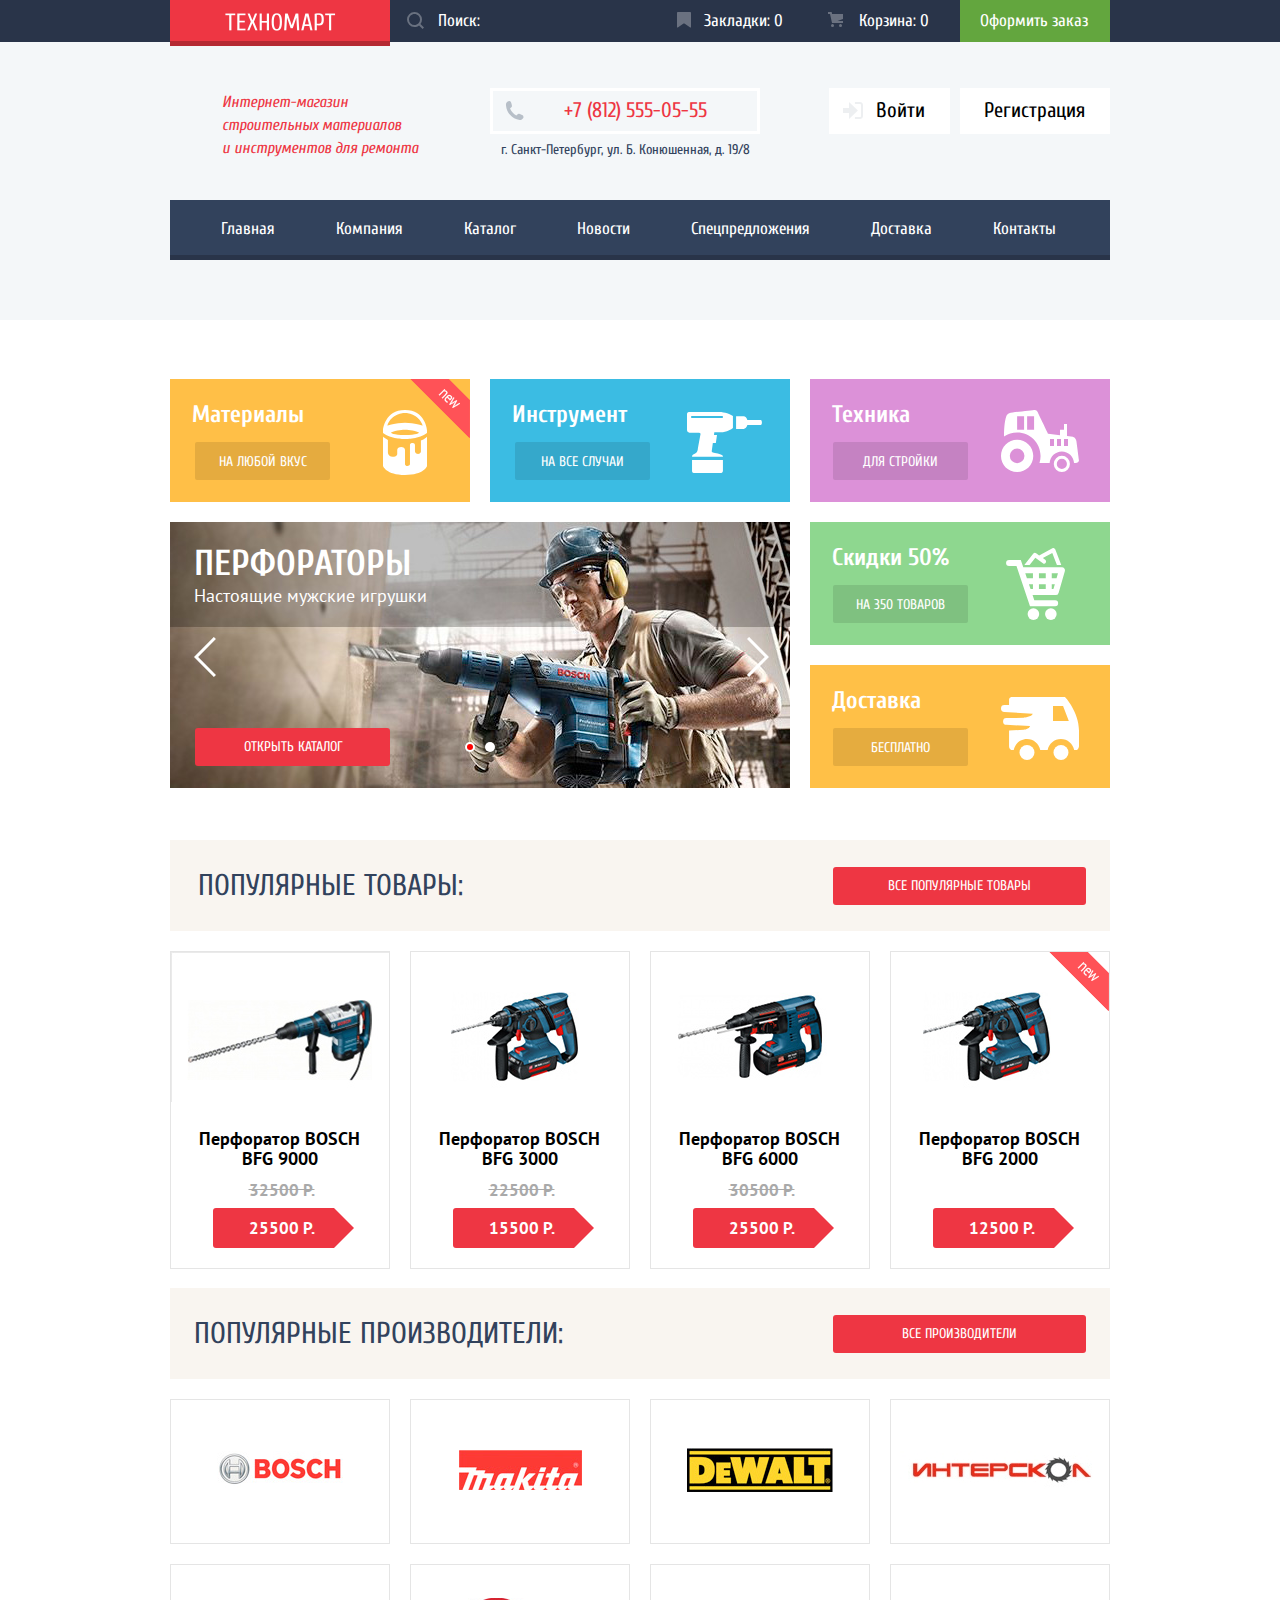
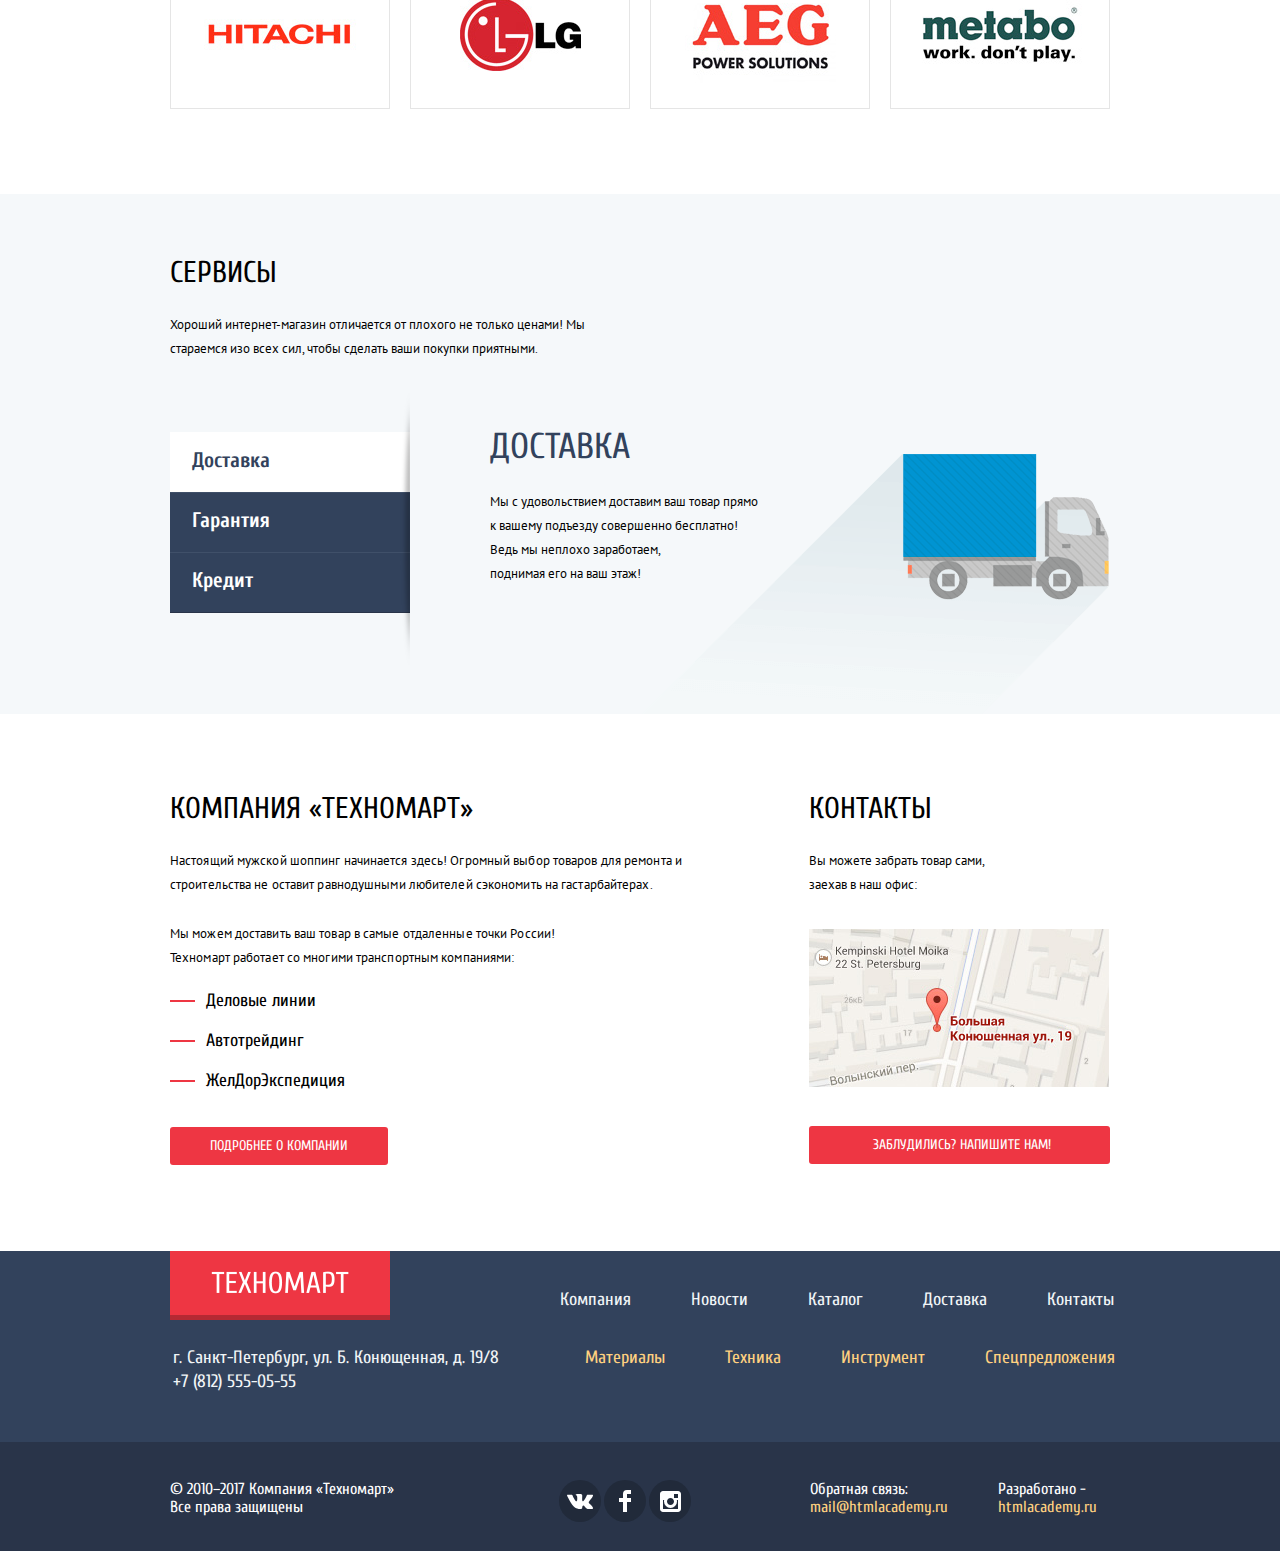
<file: index.html>
<!DOCTYPE html>
<html lang="ru">

<head>
    <meta charset="utf-8">
    <meta name="format-detection" content="telephone=no">
    <title>HTML Academy: Техномарт</title>
    <link href="https://fonts.googleapis.com/css?family=PT+Sans:400,400i,700,700i&amp;subset=cyrillic" rel="stylesheet">
    <link href="https://fonts.googleapis.com/css?family=Cuprum:400,400i,700,700i&amp;subset=cyrillic" rel="stylesheet">
    <link href="css/normalize.min.css" rel="stylesheet">
    <link href="css/style.min.css" rel="stylesheet">
</head>

<body>
    <header class="main-header">
        <div class="control-wrapper">
            <div class="container">
                <h1 class="visually-hidden">Магазин инструментов "Техномарт"</h1>
                <div class="header-logo-wrap">
                    <a class="header-logo-icon">
                        <img src="img/logo-main.png" width="111" height="18" alt="Логотип магазина Техномарт">
                    </a>
                </div>
                <div class="shopping-control">
                    <form class="search-form" method="get" action="https://echo.htmlacademy.ru">
                        <input type="search" name="search-items" id="search-items" value="Поиск:">
                        <label for="search-items"><span class="visually-hidden">Поиск:</span></label>
                    </form>
                    <a class="bookmarks" href="#">Закладки: <span class="bookmarks-count">0</span></a>
                    <a class="basket" href="#">Корзина: <span class="bookmarks-count">0</span></a>
                    <a class="place-order" href="#">Оформить заказ</a>
                </div>
            </div>
        </div>
        <div class="info-wrapping container">
            <div class="name-site">
                <p>Интернет-магазин строительных материалов <br> и инструментов для ремонта</p>
            </div>
            <div class="header-contacts">
                <span class="phone">+7 (812) 555-05-55</span>
                <span class="address">г. Санкт-Петербург, ул. Б. Конюшенная, д. 19/8</span>
            </div>
            <ul class="user-sign-out">
                <li><a class="login-link" href="#">Войти</a></li>
                <li><a class="registration-link" href="#">Регистрация</a></li>
            </ul>
        </div>
        <div class="container">
            <nav class="main-navigation">
                <ul class="main navigation-site">
                    <li><a href="#">Главная</a></li>
                    <li><a href="#">Компания</a></li>
                    <li><a href="inner.html">Каталог</a></li>
                    <li><a href="#">Новости</a></li>
                    <li><a href="#">Спецпредложения</a></li>
                    <li><a href="#">Доставка</a></li>
                    <li><a href="#">Контакты</a></li>
                </ul>

            </nav>
        </div>
    </header>
    <main>
        <div class="container">
            <section class="promo-section">
                <h2 class="visually-hidden">Разделы каталога</h2>

                <ul class="promo-list wrapping-index-0">
                    <li>
                        <ul class="promo-list wrapping-index-1">
                            <li class="promo-item">
                                <h3>Материалы</h3>
                                <a class="button promo-button" href="#">На любой вкус</a>
                            </li>
                            <li class="promo-item">
                                <h3>Инструмент</h3>
                                <a class="button promo-button" href="#">На все случаи</a>
                            </li>
                            <li class="slider">
                                <input type="radio" name="toggle" class="visually-hidden" id="slide-1" checked>
                                <input type="radio" name="toggle" class="visually-hidden" id="slide-2">
                                <label for="slide-1" class="button-back button-back-arrow"><span class="visually-hidden">Назад</span></label>
                                <label for="slide-2" class="button-next button-next-arrow"><span class="visually-hidden">Вперед</span></label>
                                <div class="slider-controls">                                            
                                  <label class="slider-controls-item slider-controls-item--1" for="slide-1"><span class="visually-hidden">Назад</span></label>
                                  <label class="slider-controls-item slider-controls-item--2" for="slide-2"><span class="visually-hidden">Вперед</span></label>
                                </div>
                                <ul class="slider-promo">
                                    <li class="slider-item">
                                        <div class="slider-sign">
                                            <h3>Перфораторы</h3>
                                            <p>Настоящие мужские игрушки</p>
                                            <a class="button common-button" href="inner.html">Открыть каталог</a>
                                        </div>
                                    </li>
                                    <li class="slider-item">
                                        <div class="slider-sign">
                                            <h3>Дрели</h3>
                                            <p>Соседям на радость!</p>
                                            <a class="button common-button" href="inner.html">Открыть каталог</a>
                                        </div>
                                    </li>
                                    
                                </ul>
                            </li>

                        </ul>
                    </li>
                    <li>
                        <ul class="promo-list wrapping-index-2">
                            <li class="promo-item">
                                <h3>Техника</h3>
                                <a class="button promo-button" href="#">Для стройки</a>
                            </li>
                            <li class="promo-item">
                                <h3>Скидки 50%</h3>
                                <a class="button promo-button" href="#">на 350 товаров</a>
                            </li>
                            <li class="promo-item">
                                <h3>Доставка</h3>
                                <a class="button promo-button" href="#">Бесплатно</a>
                            </li>
                        </ul>
                    </li>
                </ul>
            </section>
            <section class="popular-items">
                <h2 class="visually-hidden">Популярные товары:</h2>
                <div class="popular-index index-product">
                    <h2>Популярные товары:</h2>
                    <a class="button common-button" href="#">Все популярные товары</a>
                </div>
                <ul class="popular-items-list">
                    <li class="product">
                        <div class="product-image">
                            <img src="img/snippet-32961-copy-3.jpg" width="180" height="103" alt="Перфоратор BOSCH BFG 9000">
                        </div>
                        <div class="card-content">
                            <div class="product-tittle">
                                <h3>Перфоратор BOSCH BFG 9000</h3>
                            </div>
                            <div class="product-price price-old">32500 Р.</div>
                            <div class="product-price price-new">25500 Р.</div>
                        </div>
                        <div class="button-select">
                            <a class="product-button button-buy" href="#">Купить</a>
                            <a class="product-button button-bookmark" href="#">В закладки</a>
                        </div>
                    </li>
                    <li class="product">
                        <div class="product-image">
                            <img src="img/snippet-189273.jpg" width="127" height="112" alt="Перфоратор BOSCH BFG 3000">
                        </div>
                        <div class="card-content">
                            <div class="product-tittle">
                                <h3>Перфоратор BOSCH BFG 3000</h3>
                            </div>
                            <div class="product-price price-old">22500 Р.</div>
                            <div class="product-price price-new">15500 Р.</div>
                        </div>
                        <div class="button-select">
                            <a class="product-button button-buy" href="#">Купить</a>
                            <a class="product-button button-bookmark" href="#">В закладки</a>
                        </div>
                    </li>
                    <li class="product">
                        <div class="product-image">
                            <img src="img/snippet-945-copy-2.jpg" width="144" height="128" alt="Перфоратор BOSCH BFG 6000">
                        </div>
                        <div class="card-content">
                            <div class="product-tittle">
                                <h3 class="product-tittle">Перфоратор BOSCH BFG 6000</h3>
                            </div>

                            <div class="product-price price-old">30500 Р.</div>
                            <div class="product-price price-new">25500 Р.</div>
                        </div>
                        <div class="button-select">
                            <a class="product-button button-buy" href="#">Купить</a>
                            <a class="product-button button-bookmark" href="#">В закладки</a>
                        </div>
                    </li>
                    <li class="product">
                        <div class="product-image">
                            <img src="img/snippet-189272.jpg" width="127" height="112" alt="Перфоратор BOSCH BFG 2000">
                        </div>
                        <div class="card-content">
                            <div class="product-tittle">
                                <h3>Перфоратор BOSCH BFG 2000</h3>
                            </div>

                            <div class="product-price price-old"></div>
                            <div class="product-price price-new"> 12500 Р.</div>
                        </div>
                        <div class="button-select">
                            <a class="product-button button-buy" href="#">Купить</a>
                            <a class="product-button button-bookmark" href="#">В закладки</a>
                        </div>
                    </li>
                </ul>
            </section>
            <section class="popular-producers">
                <h2 class="visually-hidden">Популярные производители:</h2>
                <div class="popular-index index-producers">
                    <h2>Популярные производители:</h2>
                    <a class="button common-button" href="#">Все производители</a>
                </div>
                <ul class="popular-producers-card">
                    <li class="producers">
                        <a href="#">
                            <img src="img/bosch.jpg" width="126" height="37" alt="BOSCH">
                        </a>
                    </li>
                    <li class="producers">
                        <a href="#">
                            <img src="img/makita.jpg" width="123" height="40" alt="Makita">
                        </a>
                    </li>
                    <li class="producers">
                        <a href="#">
                            <img src="img/dewalt.jpg" width="146" height="44" alt="DeWalt">
                        </a>
                    </li>
                    <li class="producers">
                        <a href="#">
                            <img src="img/interskol.jpg" width="200" height="38" alt="интерскол">
                        </a>
                    </li>
                    <li class="producers">
                        <a href="#">
                            <img src="img/hitachi.jpg" width="169" height="31" alt="HITACHI">
                        </a>
                    </li>
                    <li class="producers">
                        <a href="#">
                            <img src="img/lg.jpg" width="121" height="73" alt="LG">
                        </a>
                    </li>
                    <li class="producers">
                        <a href="#">
                            <img src="img/aeg.jpg" width="151" height="96" alt="AEG">
                        </a>
                    </li>
                    <li class="producers">
                        <a href="#">
                            <img src="img/metabo.jpg" width="204" height="69" alt="Metabo">
                        </a>
                    </li>
                </ul>
            </section>
        </div>

        <section class="service">
            <div class="container">
                <div class="service-wrapper">
                    <h2>СЕРВИСЫ</h2>
                    <p>Хороший интернет-магазин отличается от плохого не только ценами! Мы стараемся изо всех сил, чтобы сделать ваши покупки приятными.</p>
                </div>
                <div class="slider-service">
                    <input type="radio" name="service-toggle" class="visually-hidden" id="service-1" checked>
                    <input type="radio" name="service-toggle" class="visually-hidden" id="service-2">
                    <input type="radio" name="service-toggle" class="visually-hidden" id="service-3">
                    <div class="slider-button">
                      <label for="service-1" class="service-control-item service-control-item--1">Доставка</label>
                      <label for="service-2" class="service-control-item service-control-item--2">Гарантия</label>
                      <label for="service-3" class="service-control-item service-control-item--3">Кредит</label>
                    </div>
                    <ul class="slider-list">
                        <li class="slider-list-info">
                                <h3>Доставка</h3>
                                <p>Мы с удовольствием доставим ваш товар прямо <br> к вашему подъезду совершенно бесплатно! Ведь мы неплохо заработаем,<br> поднимая его на ваш этаж!</p>
                        </li>
                        <li class="slider-list-info">
                                <h3>Гарантия</h3>
                                <p>Если купленный у нас товар поломается или заискрит,<br> а также в случае пожара, спровоцированного его возгаранием, вы всегда можете быть уверены в нашей гарантии. Мы обменяем сгоревший товар на новый. <br>Дом уж восстановите
                                    как-нибудь сами.
                                </p>
                        </li>
                        <li class="slider-list-info">
                                <h3>Кредит</h3>
                                <p>Залезть в долговую яму стало проще!<br> Кредитные консультанты придут вам на помощь.</p>
                                <button type="button" class="button-submit">Отправить заявку</button>
                        </li>
                    </ul>
                </div>
            </div>
        </section>

        <section class="information">
            <div class="container">
                <div class="about-us">
                    <h2>КОМПАНИЯ «Техномарт»</h2>
                    <p>Настоящий мужской шоппинг начинается здесь! Огромный выбор товаров для ремонта и строительства не оставит равнодушными любителей сэкономить на гастарбайтерах.
                        <p>Мы можем доставить ваш товар в самые отдаленные точки России!</p>
                        <p>Техномарт работает со многими транспортным компаниями:</p>
                        <ul>
                            <li>Деловые линии</li>
                            <li>Автотрейдинг</li>
                            <li>ЖелДорЭкспедиция</li>
                        </ul>
                        <a class="button common-button" href="#">Подробнее о компании</a>
                </div>
                <div class="contacts">
                    <h2>КОНТАКТЫ</h2>
                    <p>Вы можете забрать товар сами, заехав в наш офис:
                    </p>
                    <div class="map">
                        <a class="button-map" href="https://yandex.ru/map-widget/v1/-/CBue7DSJ1C">
                            <img src="img/map.jpg" width="300" height="158" alt="Карта с офисом по адресу  ул. Б. Конющенная, д.19/8">
                        </a>
                    </div>
                    <a class="button common-button find-us" href="writeus.html">Заблудились? Напишите нам!</a>
                </div>
            </div>
        </section>
    </main>
    <footer>
        <div class="footer-up">
            <div class="container">
                <div class="footer-logo">
                    <img src="img/logo-footer.png" width="138" height="23" alt="Логотип магазина Техномарт">
                </div>
                <div class="footer-contacts">
                    <p>г. Санкт-Петербург, ул. Б. Конющенная, д. 19/8 </p>
                    <p> +7 (812) 555-05-55</p>
                </div>
                <nav class="footer-navigation">
                    <ul class="site-nav">
                        <li><a href="#">Компания</a></li>
                        <li><a href="#">Новости</a></li>
                        <li><a href="inner.html">Каталог</a></li>
                        <li><a href="#">Доставка</a></li>
                        <li><a href="#">Контакты</a></li>
                    </ul>
                    <ul class="catalog-nav">
                        <li><a href="#">Материалы</a></li>
                        <li><a href="#">Техника</a></li>
                        <li><a href="#">Инструмент</a></li>
                        <li><a href="#">Спецпредложения</a></li>
                    </ul>
                </nav>
            </div>
        </div>
        <div class="footer-down">
            <div class="container">
                <div class="footer-copyright">
                    <p>© 2010–2017 Компания «Техномарт»</p>
                    <p> Все права защищены</p>
                </div>
                <div class="footer-social">
                    <ul>
                        <li><a class="social-button" href="#"><span class="visually-hidden">Вконтакте</span>
                          <svg xmlns="http://www.w3.org/2000/svg" width="26" height="15"><path fill="#FFF" d="M16.138 11.51c.956-.309 2.18 2.04 3.483 2.939.978.681 1.727.534 1.727.534l3.473-.05s1.815-.112.957-1.554c-.071-.12-.503-1.069-2.585-3.022-2.177-2.043-1.882-1.712.739-5.244 1.597-2.153 2.236-3.468 2.036-4.028-.192-.539-1.365-.399-1.365-.399L20.69.713c-.381.001-.704.119-.851.515-.003.004-.621 1.666-1.445 3.079-1.741 2.989-2.436 3.148-2.724 2.961-.661-.433-.494-1.737-.494-2.664 0-2.897.432-4.105-.846-4.417-.427-.104-.739-.172-1.828-.182-1.392-.021-2.574 0-3.244.329-.445.223-.786.712-.579.74.26.035.843.16 1.155.586.401.552.389 1.789.389 1.789s.229 3.411-.54 3.834c-.528.29-1.25-.302-2.803-3.016-.793-1.388-1.392-2.922-1.392-2.922s-.116-.285-.326-.441c-.25-.185-.6-.244-.6-.244L.848.684S.29.7.085.946c-.182.218-.015.668-.015.668s2.909 6.881 6.203 10.347c3.02 3.182 6.452 2.971 6.452 2.971h1.555s.469-.054.709-.312c.224-.24.214-.691.214-.691s-.031-2.109.935-2.419z"/></svg>
                        </a></li>
                        <li><a class="social-button" href="#"><span class="visually-hidden">Фейсбук</span>
                          <svg xmlns="http://www.w3.org/2000/svg" width="12" height="22"><path fill="#FFF" d="M12 4V0H8a4 4 0 0 0-4 4v4H0v4h4v10h4V12h4V8H8V4h4z"/></svg>
                        </a></li>
                        <li><a class="social-button" href="#"><span class="visually-hidden">Инстаграм</span>
                          <svg xmlns="http://www.w3.org/2000/svg" width="21" height="21"><path fill="#FFF" d="M18 0H3C1.35 0 0 1.35 0 3v15c0 1.65 1.35 3 3 3h15c1.65 0 3-1.35 3-3V3c0-1.65-1.35-3-3-3zm-7.5 7c1.93 0 3.5 1.57 3.5 3.5S12.43 14 10.5 14 7 12.43 7 10.5 8.57 7 10.5 7zM18 18H3V9h1.181A6.504 6.504 0 0 0 4 10.5a6.5 6.5 0 1 0 13 0 6.45 6.45 0 0 0-.181-1.5H18v9zm0-11h-4V3h4v4z"/></svg>
                        </a></li>
                    </ul>
                </div>
                <p class="feedback">
                    <span>Обратная связь:</span>
                    <a class="link" href="">mail@htmlacademy.ru</a>
                </p>
                <p class="author">
                    <span>Разработано - </span>
                    <a class="link" href="https://htmlacademy.ru/intensive/htmlcss">htmlacademy.ru</a>
                </p>
            </div>
        </div>
    </footer>
    <section class="modal modal-writeus">
        <div class="form-container">
            <h2 class="visually-hidden">Форма для обратной связи</h2>
            <form action="https://echo.htmlacademy.ru" method="get" class="feedback-form">
                <div class="feedback-item-input">
                    <label for="username">Ваше имя:</label>
                    <input type="text" class="username" id="username" name="name" placeholder="Имя Фамилия">
                </div>
                <div class="feedback-item">
                    <label for="email">Ваш e-mail</label>
                    <input type="email" class="email" id="email" name="e-mail" placeholder="email@example.com">
                </div>
                <div class="feedback-item-textarea">
                    <label for="letter">Текст письма</label>
                    <textarea cols="68" rows="5" class="letter" id="letter" name="feedback" placeholder="В свободной форме"></textarea>
                </div>
                <button type="submit" class="button-submit">Отправить</button>
            </form>
        </div>

        <button class="modal-close" type="button"><span class="visually-hidden">Закрыть</span></button>
    </section>
    <section class="modal modal-map">
        <h2 class="visually-hidden">Подробная карта как до нас добраться</h2>
        <iframe src="https://yandex.ru/map-widget/v1/-/CBue7DSJ1C" width="940" height="446"></iframe>
        <!-- <img src="img/big_map.jpg" width="940" height="446" alt="Наш адрес г. Санкт-Петербург, ул. Б. Конюшенная, д. 19/8 на карте"> -->
        <button class="modal-close" type="button"><span class="visually-hidden">Закрыть</span></button>
    </section>
    <section class="modal modal-putitem">
        <div class="paragraph-wrapping">
            <h2 class="visually-hidden">Добавление товара в корзину</h2>
            <p>Товар добавлен в корзину!</p>
        </div>
        <div class="button-area">
            <a class="button common-button">Оформить заказ</a>
            <button type="button" class="return-button">Продолжить покупки</button>
        </div>
        <button class="modal-close" type="button"><span class="visually-hidden">Закрыть</span></button>
    </section>
    <script src="js/popap.min.script.js"></script>
</body>

</html>
</file>
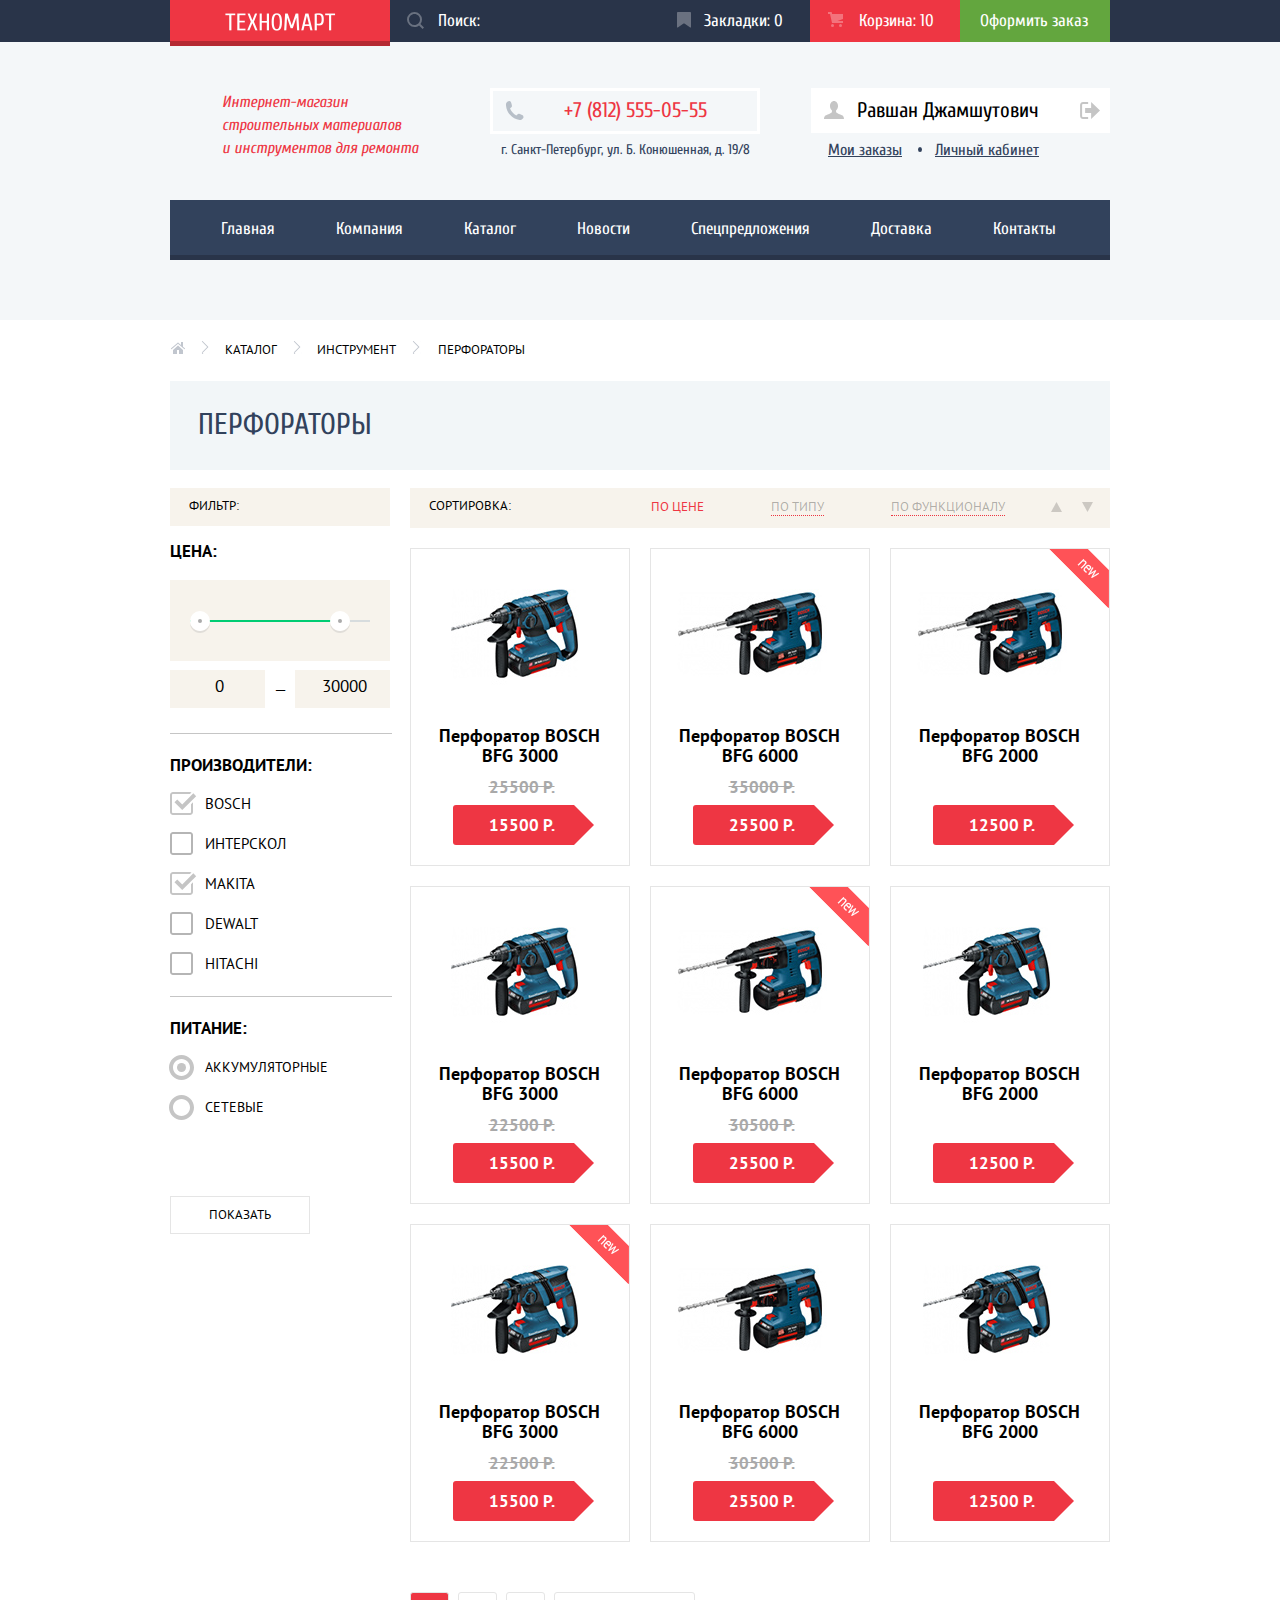
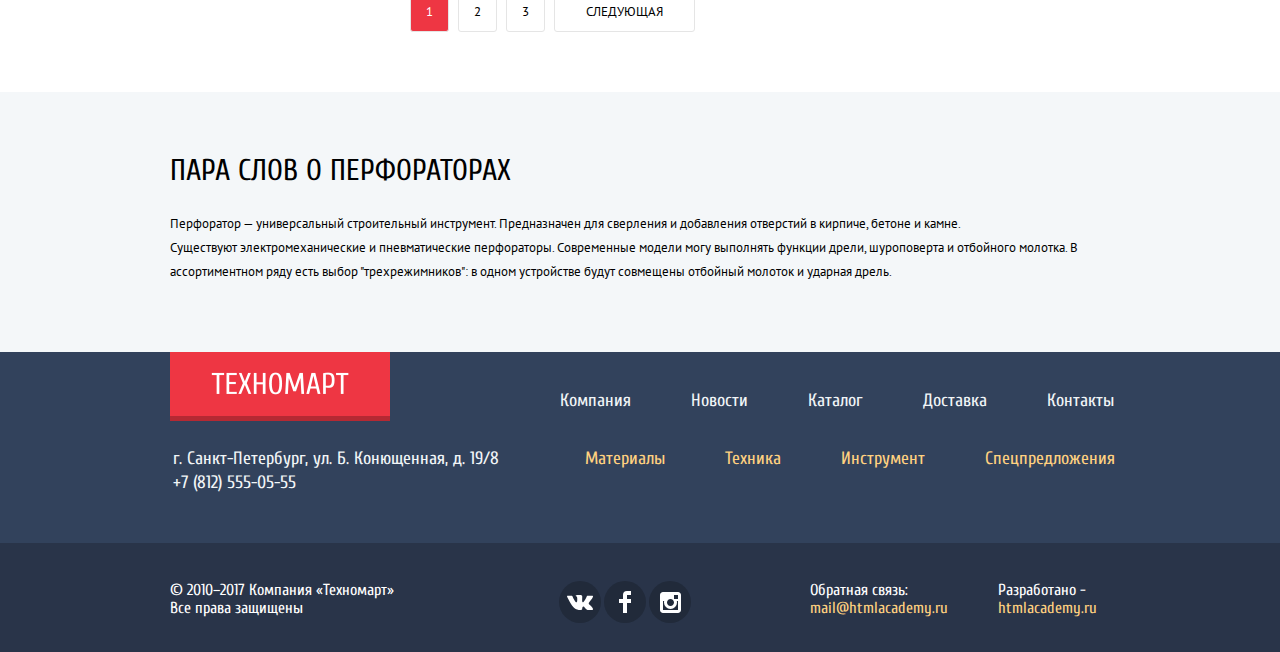
<file: inner.html>
<!DOCTYPE html>
<html lang="ru">

<head>
    <meta charset="utf-8">
    <meta name="format-detection" content="telephone=no">
    <title>HTML Academy: Техномарт</title>
    <link href="https://fonts.googleapis.com/css?family=PT+Sans:400,400i,700,700i&amp;subset=cyrillic" rel="stylesheet">
    <link href="https://fonts.googleapis.com/css?family=Cuprum:400,400i,700,700i&amp;subset=cyrillic" rel="stylesheet">
    <link href="css/normalize.min.css" rel="stylesheet">
    <link href="css/style.min.css" rel="stylesheet">
</head>

<body class="inner-page">
    <header class="main-header">
        <div class="control-wrapper">
            <div class="container">
                <div class="header-logo-wrap">
                    <h1 class="visually-hidden">Магазин инструментов "Техномарт"</h1>
                    <a class="header-logo-icon" href="index.html">
                        <img src="img/logo-main.png" width="111" height="18" alt="Логотип магазина Техномарт">
                    </a>
                </div>
                <div class="shopping-control">
                    <form class="search-form" method="get" action="https://echo.htmlacademy.ru">
                        <input type="search" name="search-items" id="search-items" value="Поиск:">
                        <label for="search-items"><span class="visually-hidden">Поиск:</span></label>
                    </form>
                    <a class="bookmarks" href="#">Закладки: <span class="bookmarks-count">0</span></a>
                    <a class="basket" href="#">Корзина: <span class="bookmarks-count">10</span></a>
                    <a class="place-order" href="#">Оформить заказ</a>
                </div>
            </div>
        </div>

        <div class="info-wrapping container">
            <div class="name-site">
                <p>Интернет-магазин строительных материалов <br> и инструментов для ремонта</p>
            </div>
            <div class="header-contacts">
                <span class="phone">+7 (812) 555-05-55</span>
                <span class="address">г. Санкт-Петербург, ул. Б. Конюшенная, д. 19/8</span>
            </div>
            <div class="user-wrapping-container">
                <ul class="user-sign-in">
                    <li>
                        <a class="user-link" href="#">Равшан Джамшутович</a>
                    </li>
                    <li>
                        <a class="exit-link" href="#">
                            <span class="visually-hidden">Выход</span>
                            <svg class="icon-logout" xmlns="http://www.w3.org/2000/svg" width="21" height="17"><g><path d="M21 8.5L12.125 0v6h-6v5h6v6z"/><path d="M3.106 13.952V3.048c.018-.376.171-1.057 1.01-1.057h5.027V0H4.116C1.938 0 1.112 1.81 1.087 3.027v10.946C1.112 15.189 1.938 17 4.116 17h5.027v-1.99H4.116c-.839 0-.992-.683-1.01-1.058z"/></g></svg>
                        </a>
                    </li>
                </ul>
                <ul class="user-control">
                    <li class="control-order"><a href="#">Мои заказы</a></li>
                    <li class="control-data"><a href="#">Личный кабинет</a></li>
                </ul>
            </div>
        </div>

        <div class="container">
            <nav class="main-navigation">
                <ul class="main navigation-site">
                    <li><a href="index.html">Главная</a></li>
                    <li><a href="#">Компания</a></li>
                    <li><a href="#">Каталог</a></li>
                    <li><a href="#">Новости</a></li>
                    <li><a href="#">Спецпредложения</a></li>
                    <li><a href="#">Доставка</a></li>
                    <li><a href="#">Контакты</a></li>
                </ul>

            </nav>
        </div>
    </header>
    <main class="inner-main">
        <div class="container">
            <ul class="breadcrumbs">
                <li><a href="index.html"><span class="visually-hidden">Главная</span>
                    <svg xmlns="http://www.w3.org/2000/svg" width="15" height="12"><g fill="#C1C6CE"><path d="M3 8v4h4V8h2v4h4V8L8 3.516z"/><path d="M14.831 6.365L13 4.751V0h-2v2.987L8.332.635c-.02-.017-.043-.023-.064-.037a.465.465 0 0 0-.08-.047.551.551 0 0 0-.095-.024C8.062.521 8.032.515 8 .515c-.031 0-.061.006-.092.012a.46.46 0 0 0-.095.025c-.028.011-.053.029-.08.046-.021.014-.045.02-.064.037l-6.498 5.73a.501.501 0 0 0 .33.875.497.497 0 0 0 .331-.125L8 1.677l6.169 5.438a.501.501 0 0 0 .662-.75z"/></g></svg>
                </a></li>
                <li><a href="#">Каталог</a></li>
                <li><a href="#">Инструмент</a></li>
                <li class="curent-breadcrumb">
                    <a>Перфораторы</a>
                </li>
            </ul>
            <div class="catalog-index">
                <h2 class="page-tittle">Перфораторы</h2>
            </div>
            <div class="catalog-wrapping">
                <div class="wrapping-filter-list">
                    <div class="filter-index">
                        <h3>Фильтр:</h3>
                    </div>
                    <section class="filters-list">
                        <h2 class="visually-hidden">Фильтр товаров</h2>
                        <form class="filter" action="https://echo.htmlacademy.ru" method="get">
                            <fieldset>
                                <legend>Цена:</legend>
                                <div class="range-wrapping">
                                    <div class="range-controls">
                                        <div class="scale">
                                            <div class="bar"></div>
                                        </div>
                                        <div class="range-toggle range-toggle-min"></div>
                                        <div class="range-toggle range-toggle-max"></div>
                                    </div>
                                </div>
                                <p class="price-controls">
                                    <label class="min-price"><input type="text"  name="min-price" value="0"></label>
                                    <span> — </span>
                                    <label class="max-price"><input type="text"  name="max-price" value="30000"></label>
                                </p>

                            </fieldset>
                            <fieldset>
                                <legend>Производители:</legend>
                                <ul class="filter-brand">
                                    <li class="filter-option">
                                        <input type="checkbox" class="visually-hidden filter-input filter-input-checkbox" name="brand" id="filter-BOSCH" value="BOSCH" checked>
                                        <label for="filter-BOSCH">BOSCH</label>
                                    </li>
                                    <li class="filter-option">
                                        <input type="checkbox" class="visually-hidden filter-input filter-input-checkbox" name="brand" id="filter-interskol" value="interskol">
                                        <label for="filter-interskol">интерскол</label>
                                    </li>
                                    <li class="filter-option">
                                        <input type="checkbox" class="visually-hidden filter-input filter-input-checkbox" name="brand" id="filter-makita" value="makita" checked>
                                        <label for="filter-makita">makita</label>
                                    </li>
                                    <li class="filter-option">
                                        <input type="checkbox" class="visually-hidden filter-input filter-input-checkbox" name="brand" id="filter-dewalt" value="dewalt">
                                        <label for="filter-dewalt">dewalt</label>
                                    </li>
                                    <li class="filter-option">
                                        <input type="checkbox" class="visually-hidden filter-input filter-input-checkbox" name="brand" id="filter-hitachi" value="hitachi">
                                        <label for="filter-hitachi">hitachi</label>
                                    </li>
                                </ul>
                            </fieldset>
                            <fieldset>
                                <legend>Питание:</legend>
                                <ul class="filter-power">
                                    <li class="filter-option">
                                        <input type="radio" class="visually-hidden filter-input filter-input-radio" id="filter-battery" name="charging" value="battery" checked>
                                        <label for="filter-battery">Аккумуляторные</label>
                                    </li>
                                    <li class="filter-option">
                                        <input type="radio" class="visually-hidden filter-input filter-input-radio" id="filter-mains-supply" name="charging" value="mains-supply">
                                        <label for="filter-mains-supply">Сетевые</label>
                                    </li>
                                </ul>
                            </fieldset>
                            <button type="submit" class="filter-button">Показать</button>
                        </form>
                    </section>

                </div>
                <div class="catalog-columns">
                    <section class="catalog">
                        <h2 class="visually-hidden">Каталог товаров</h2>
                        <div class="sort-list">
                            <h2 class="visually-hidden">Сортировка товаров</h2>
                            <h3>Сортировка:</h3>
                            <ul class="sort-item">
                                <li class="sort-by current-sort"><a href="#">По цене</a></li>
                                <li class="sort-by"><a href="#">По типу</a></li>
                                <li class="sort-by"><a href="#">По функционалу</a></li>
                            </ul>
                            <a class="sort-button sort-button-up" href="#"><span class="visually-hidden">По возрастанию</span>
                            <svg version="1.1" xmlns="http://www.w3.org/2000/svg"
                            width="11px" height="10px" >
                       <polygon points="5.5,0 0,10 11,10 "/>
                       </svg>
                        </a>
                            <a class="sort-button sort-button-down" href="#"><span class="visually-hidden">По убыванию</span>
                            <svg xmlns="http://www.w3.org/2000/svg" x="0px" y="0px" width="11px" height="10px">
                       <polyline points="5.5,10 0,0 11,0 "/>
                       </svg>
                        </a>
                        </div>
                        <ul class="catalog-list">
                            <li class="product">
                                <div class="product-image">
                                    <img src="img/snippet-189273.jpg" width="127" height="112" alt="Перфоратор BOSCH BFG 3000">
                                </div>
                                <div class="card-content">
                                    <div class="product-tittle">
                                        <h3>Перфоратор BOSCH BFG 3000</h3>
                                    </div>
                                    <div class="product-price price-old">25500 Р.</div>
                                    <div class="product-price price-new">
                                        15500 Р.
                                    </div>
                                </div>
                                <div class="button-select">
                                    <a class="product-button button-buy" href="#">Купить</a>
                                    <a class="product-button button-bookmark" href="#">В закладки</a>
                                </div>
                            </li>
                            <li class="product">
                                <div class="product-image">
                                    <img src="img/snippet-945-copy-2.jpg" width="144" height="128" alt="Перфоратор BOSCH BFG 6000">
                                </div>
                                <div class="card-content">
                                    <div class="product-tittle">
                                        <h3>Перфоратор BOSCH BFG 6000</h3>
                                    </div>
                                    <div class="product-price price-old">35000 Р.</div>
                                    <div class="product-price price-new">
                                        25500 Р.
                                    </div>
                                </div>
                                <div class="button-select">
                                    <a class="product-button button-buy" href="#">Купить</a>
                                    <a class="product-button button-bookmark" href="#">В закладки</a>
                                </div>
                            </li>
                            <li class="product">
                                <div class="product-image">
                                    <img src="img/snippet-945-copy-2.jpg" width="144" height="128" alt="Перфоратор BOSCH BFG 2000">
                                </div>
                                <div class="card-content">
                                    <div class="product-tittle">
                                        <h3>Перфоратор BOSCH BFG 2000</h3>
                                    </div>
                                    <div class="product-price price-old"></div>
                                    <div class="product-price price-new">
                                        12500 Р.
                                    </div>
                                </div>
                                <div class="button-select">
                                    <a class="product-button button-buy" href="#">Купить</a>
                                    <a class="product-button button-bookmark" href="#">В закладки</a>
                                </div>
                            </li>
                            <li class="product">
                                <div class="product-image">
                                    <img src="img/snippet-189273.jpg" width="127" height="112" alt="Перфоратор BOSCH BFG 3000">
                                </div>
                                <div class="card-content">
                                    <div class="product-tittle">
                                        <h3>Перфоратор BOSCH BFG 3000</h3>
                                    </div>
                                    <div class="product-price price-old">22500 Р.</div>
                                    <div class="product-price price-new">
                                        15500 Р.
                                    </div>
                                </div>
                                <div class="button-select">
                                    <a class="product-button button-buy" href="#">Купить</a>
                                    <a class="product-button button-bookmark" href="#">В закладки</a>
                                </div>
                            </li>
                            <li class="product">
                                <div class="product-image">
                                    <img src="img/snippet-945-copy-2.jpg" width="144" height="128" alt="Перфоратор BOSCH BFG 6000">
                                </div>
                                <div class="card-content">
                                    <div class="product-tittle">
                                        <h3>Перфоратор BOSCH BFG 6000</h3>
                                    </div>
                                    <div class="product-price price-old">30500 Р.</div>
                                    <div class="product-price price-new">
                                        25500 Р.
                                    </div>
                                </div>
                                <div class="button-select">
                                    <a class="product-button button-buy" href="#">Купить</a>
                                    <a class="product-button button-bookmark" href="#">В закладки</a>
                                </div>
                            </li>
                            <li class="product">
                                <div class="product-image">
                                    <img src="img/snippet-189272.jpg" width="127" height="112" alt="Перфоратор BOSCH BFG 2000">
                                </div>
                                <div class="card-content">
                                    <div class="product-tittle">
                                        <h3>Перфоратор BOSCH BFG 2000</h3>
                                    </div>
                                    <div class="product-price price-old"></div>
                                    <div class="product-price price-new">12500 Р.</div>
                                </div>
                                <div class="button-select">
                                    <a class="product-button button-buy" href="#">Купить</a>
                                    <a class="product-button button-bookmark" href="#">В закладки</a>
                                </div>
                            </li>
                            <li class="product">                                
                                <div class="product-image">
                                    <img src="img/snippet-189273.jpg" width="127" height="112" alt="Перфоратор BOSCH BFG 3000">
                                </div>
                                <div class="card-content">
                                    <div class="product-tittle">
                                        <h3>Перфоратор BOSCH BFG 3000</h3>
                                    </div>
                                    <div class="product-price price-old">22500 Р.</div>
                                    <div class="product-price price-new">
                                        15500 Р.
                                    </div>
                                </div>
                                <div class="button-select">
                                    <a class="product-button button-buy" href="#">Купить</a>
                                    <a class="product-button button-bookmark" href="#">В закладки</a>
                                </div>
                            </li>
                            <li class="product">
                                <div class="product-image">
                                    <img src="img/snippet-945-copy-2.jpg" height="128" width="144" alt="Перфоратор BOSCH BFG 6000">
                                </div>
                                <div class="card-content">
                                    <div class="product-tittle">
                                        <h3>Перфоратор BOSCH BFG 6000</h3>
                                    </div>
                                    <div class="product-price price-old">30500 Р.</div>
                                    <div class="product-price price-new">
                                        25500 Р.
                                    </div>
                                </div>
                                <div class="button-select">
                                    <a class="product-button button-buy" href="#">Купить</a>
                                    <a class="product-button button-bookmark" href="#">В закладки</a>
                                </div>
                            </li>
                            <li class="product">
                                <div class="product-image">
                                    <img src="img/snippet-189272.jpg" height="112" width="127" alt="Перфоратор BOSCH BFG 2000">
                                </div>
                                <div class="card-content">
                                    <div class="product-tittle">
                                        <h3>Перфоратор BOSCH BFG 2000</h3>
                                    </div>
                                    <div class="product-price price-old"></div>
                                    <div class="product-price price-new">
                                        12500 Р.
                                    </div>
                                </div>
                                <div class="button-select">
                                    <a class="product-button button-buy" href="#">Купить</a>
                                    <a class="product-button button-bookmark" href="#">В закладки</a>
                                </div>
                            </li>
                        </ul>
                        <ul class="pagination-list">
                            <li class="pagination-item pagination-item-curent"><a>1</a></li>
                            <li class="pagination-item"><a href="#">2</a></li>
                            <li class="pagination-item"><a href="#">3</a></li>
                            <li class="pagination-item"><a href="#">Следующая</a></li>
                        </ul>
                    </section>
                </div>
            </div>

        </div>
        <section class="about-product">
            <div class="container">
                <h2>Пара слов о перфораторах</h2>
                <p>Перфоратор — универсальный строительный инструмент. Предназначен для сверления и добавления отверстий в кирпиче, бетоне и камне. <br> Существуют электромеханические и пневматические перфораторы. Современные модели могу выполнять функции
                    дрели, шуроповерта и отбойного молотка. В ассортиментном ряду есть выбор "трехрежимников": в одном устройстве будут совмещены отбойный молоток и ударная дрель.
                </p>
            </div>
        </section>
    </main>
    <footer>
        <div class="footer-up">
            <div class="container">
                <div class="footer-logo">
                    <img src="img/logo-footer.png" width="138" height="23" alt="Логотип магазина Техномарт">
                </div>
                <div class="footer-contacts">
                    <p>г. Санкт-Петербург, ул. Б. Конющенная, д. 19/8 </p>
                    <p> +7 (812) 555-05-55</p>
                </div>
                <nav class="footer-navigation">
                    <ul class="site-nav">
                        <li><a href="#">Компания</a></li>
                        <li><a href="#">Новости</a></li>
                        <li><a href="inner.html">Каталог</a></li>
                        <li><a href="#">Доставка</a></li>
                        <li><a href="#">Контакты</a></li>
                    </ul>
                    <ul class="catalog-nav">
                        <li><a href="#">Материалы</a></li>
                        <li><a href="#">Техника</a></li>
                        <li><a href="#">Инструмент</a></li>
                        <li><a href="#">Спецпредложения</a></li>
                    </ul>
                </nav>
            </div>
        </div>
        <div class="footer-down">
            <div class="container">
                <div class="footer-copyright">
                    <p>© 2010–2017 Компания «Техномарт»</p>
                    <p> Все права защищены</p>
                </div>
                <div class="footer-social">
                    <ul>
                        <li><a class="social-button" href="#"><span class="visually-hidden">Вконтакте</span>
                        <svg xmlns="http://www.w3.org/2000/svg" width="26" height="15"><path fill="#FFF" d="M16.138 11.51c.956-.309 2.18 2.04 3.483 2.939.978.681 1.727.534 1.727.534l3.473-.05s1.815-.112.957-1.554c-.071-.12-.503-1.069-2.585-3.022-2.177-2.043-1.882-1.712.739-5.244 1.597-2.153 2.236-3.468 2.036-4.028-.192-.539-1.365-.399-1.365-.399L20.69.713c-.381.001-.704.119-.851.515-.003.004-.621 1.666-1.445 3.079-1.741 2.989-2.436 3.148-2.724 2.961-.661-.433-.494-1.737-.494-2.664 0-2.897.432-4.105-.846-4.417-.427-.104-.739-.172-1.828-.182-1.392-.021-2.574 0-3.244.329-.445.223-.786.712-.579.74.26.035.843.16 1.155.586.401.552.389 1.789.389 1.789s.229 3.411-.54 3.834c-.528.29-1.25-.302-2.803-3.016-.793-1.388-1.392-2.922-1.392-2.922s-.116-.285-.326-.441c-.25-.185-.6-.244-.6-.244L.848.684S.29.7.085.946c-.182.218-.015.668-.015.668s2.909 6.881 6.203 10.347c3.02 3.182 6.452 2.971 6.452 2.971h1.555s.469-.054.709-.312c.224-.24.214-.691.214-.691s-.031-2.109.935-2.419z"/></svg>
                      </a></li>
                        <li><a class="social-button" href="#"><span class="visually-hidden">Фейсбук</span>
                        <svg xmlns="http://www.w3.org/2000/svg" width="12" height="22"><path fill="#FFF" d="M12 4V0H8a4 4 0 0 0-4 4v4H0v4h4v10h4V12h4V8H8V4h4z"/></svg>
                      </a></li>
                        <li><a class="social-button" href="#"><span class="visually-hidden">Инстаграм</span>
                        <svg xmlns="http://www.w3.org/2000/svg" width="21" height="21"><path fill="#FFF" d="M18 0H3C1.35 0 0 1.35 0 3v15c0 1.65 1.35 3 3 3h15c1.65 0 3-1.35 3-3V3c0-1.65-1.35-3-3-3zm-7.5 7c1.93 0 3.5 1.57 3.5 3.5S12.43 14 10.5 14 7 12.43 7 10.5 8.57 7 10.5 7zM18 18H3V9h1.181A6.504 6.504 0 0 0 4 10.5a6.5 6.5 0 1 0 13 0 6.45 6.45 0 0 0-.181-1.5H18v9zm0-11h-4V3h4v4z"/></svg>
                      </a></li>
                    </ul>
                </div>
                <p class="feedback">
                    <span>Обратная связь:</span>
                    <a class="link" href="">mail@htmlacademy.ru</a>
                </p>
                <p class="author">
                    <span>Разработано - </span>
                    <a class="link" href="https://htmlacademy.ru/intensive/htmlcss">htmlacademy.ru</a>
                </p>
            </div>
        </div>
    </footer>
    <section class="modal modal-putitem">
        <div class="paragraph-wrapping">
            <h2 class="visually-hidden">Добавление товара в корзину</h2>
            <p>Товар добавлен в корзину!</p>
        </div>
        <div class="button-area">
            <a class="button common-button">Оформить заказ</a>
            <button type="button" class="return-button">Продолжить покупки</button>
        </div>
        <button class="modal-close" type="button"><span class="visually-hidden">Закрыть</span></button>
    </section>
    <script src="js/popap.min.script.js"></script>
</body>

</html>
</file>
<file: css/style.min.css>
@-webkit-keyframes appearance{0%{-webkit-transform:translateX(900px);transform:translateX(900px)}33%{-webkit-transform:translateX(-50px);transform:translateX(-50px)}66%{-webkit-transform:skewX(5deg);transform:skewX(5deg)}to{-webkit-transform:translateX(0);transform:translateX(0)}}@keyframes appearance{0%{-webkit-transform:translateX(900px);transform:translateX(900px)}33%{-webkit-transform:translateX(-50px);transform:translateX(-50px)}66%{-webkit-transform:skewX(5deg);transform:skewX(5deg)}to{-webkit-transform:translateX(0);transform:translateX(0)}}@-webkit-keyframes shake{33%{-webkit-transform:translateX(-10px);transform:translateX(-10px)}66%{-webkit-transform:translateX(10px);transform:translateX(10px)}}@keyframes shake{33%{-webkit-transform:translateX(-10px);transform:translateX(-10px)}66%{-webkit-transform:translateX(10px);transform:translateX(10px)}}body,html{min-width:960px}body{font-family:"PT Sans","Verdana",sans-serif;font-weight:400;margin:0;padding:0;text-transform:none;color:#000;background-color:#fff}a{text-decoration:none}img{width:100%;height:auto}.visually-hidden:not(:focus):not(:active),input[type=checkbox].visually-hidden,input[type=radio].visually-hidden{position:absolute;overflow:hidden;clip:rect(0 0 0 0);width:1px;height:1px;margin:-1px;padding:0;white-space:nowrap;border:0;-webkit-clip-path:inset(100%);clip-path:inset(100%)}*,::after,::before{-webkit-box-sizing:inherit;box-sizing:inherit}html{-webkit-box-sizing:border-box;box-sizing:border-box}.header-logo-wrap{position:absolute;top:0;left:10px;display:block;max-width:220px}.header-logo-wrap a{display:block;padding:13px 54px 12px 55px;background-color:#ee3643;-webkit-box-shadow:inset 0 -5px 0 0 rgba(0,0,0,.24);box-shadow:inset 0 -5px 0 0 rgba(0,0,0,.24)}.header-logo-wrap img{width:111px;height:18px}.inner-page .header-logo-icon:hover{background-color:#ca2c37}.inner-page .header-logo-icon:active{background-color:#ba2732}.main-header{display:-webkit-box;display:-ms-flexbox;display:flex;flex-direction:column;margin-bottom:59px;background-color:#f4f7f9;-webkit-box-orient:vertical;-webkit-box-direction:normal;-ms-flex-direction:column;-webkit-box-align:center;-ms-flex-align:center;align-items:center}.inner-page .main-header{margin-bottom:19px}.promo-button{font-family:"Cuprum","Verdana",sans-serif;font-size:14px;font-weight:400;font-style:normal;font-stretch:normal;line-height:18px;display:block;width:135px;margin-bottom:22px;margin-left:25px;padding-top:11px;padding-bottom:9px;text-align:center;letter-spacing:normal;text-transform:uppercase;color:#fff;border-radius:2px;background-color:rgba(0,0,0,.1)}.wrapping-index-2 .promo-button{margin-left:23px}.promo-button:focus,.promo-button:hover{background-color:rgba(0,0,0,.2)}.promo-button:active{background-color:rgba(0,0,0,.3)}.button-submit,.common-button{font-family:"Cuprum","Verdana",sans-serif;font-size:14px;font-weight:400;font-style:normal;font-stretch:normal;line-height:18px;display:block;padding:10px 40px;cursor:pointer;text-align:center;letter-spacing:normal;text-transform:uppercase;color:#fff;border:0;border-radius:3px;background-color:#ee3643}.contacts .common-button{padding-right:40px;padding-left:45px}.button-submit:focus,.button-submit:hover,.common-button:focus,.common-button:hover{background-color:#ca2c37}.button-submit:active,.common-button:active{background-color:#ba2732}.button-select{position:absolute;z-index:10;top:0;left:0;width:218px;height:164px;padding-top:43px;padding-bottom:37px;cursor:pointer;background-color:rgba(255,255,255,.9)}.product-button{font-family:"Cuprum","Verdana",sans-serif;font-size:14px;font-weight:400;line-height:18px;display:block;-webkit-box-sizing:border-box;box-sizing:border-box;width:135px;margin:0 auto 7px;text-transform:uppercase;border-radius:3px}.button-bookmark{padding:7px 0;color:#32425c;border:3px solid #63a63e;background-color:#fff}.button-buy{position:relative;padding-top:11px;padding-bottom:10px;color:#fff;background-color:#63a63e;-webkit-box-shadow:inset 0 -3px 0 #367315;box-shadow:inset 0 -3px 0 #367315}.button-buy::after{position:absolute;top:11px;left:12px;width:16px;height:16px;content:"";opacity:.3;background-image:url(../img/cart-icon.svg);background-repeat:no-repeat;background-position:0 0}.button-buy:active::after,.button-buy:hover::after{opacity:1}.product .button-select{display:none}.product:hover .button-select{display:block}.product:hover{border:0;-webkit-box-shadow:0 10px 25px 0 rgba(41,52,73,.5);box-shadow:0 10px 25px 0 rgba(41,52,73,.5)}.button-buy:hover{background-color:#5fbb2d}.button-buy:active{border:0;background-color:#518534}.button-bookmark:active,.button-bookmark:hover{border:3px solid #32425c}.button-bookmark:active{opacity:.3}.control-wrapper{width:100%;margin-bottom:46px;background-color:#293449}.container{-webkit-box-sizing:content-box;box-sizing:content-box;width:940px;margin:0 auto;padding:0 10px}.control-wrapper .container,.shopping-control{display:-webkit-box;display:-ms-flexbox;display:flex}.control-wrapper .container{position:relative}.shopping-control{font-family:"Cuprum","Verdana",sans-serif;font-size:17px;font-weight:400;font-style:normal;font-stretch:normal;line-height:18px;width:720px;margin-left:220px;text-align:left;color:#fff;background-color:#293449;-ms-flex-wrap:wrap;flex-wrap:wrap;-webkit-box-pack:end;-ms-flex-pack:end;justify-content:flex-end}.search-form{width:270px}.search-form input[type=search]{font:inherit;-webkit-box-sizing:border-box;box-sizing:border-box;width:100%;padding:12px 3px 12px 48px;color:#fff;border:0;outline:0;background-color:#293449;background-image:url(../img/icon-search.svg);background-repeat:no-repeat;background-position:17px 12px}input[type=search]::-ms-clear{display:none;width:0;height:0}input[type=search]::-ms-reveal{display:none;width:0;height:0}input::-webkit-search-cancel-button,input::-webkit-search-decoration,input::-webkit-search-results-button,input::-webkit-search-results-decoration{display:none}.shopping-control a{display:block;-webkit-box-sizing:border-box;box-sizing:border-box;width:150px;padding-top:12px;padding-bottom:12px;color:#fff;outline:0}.basket,.bookmarks{position:relative;padding-left:44px}.basket::before,.bookmarks::before{position:absolute;top:12px;content:"";opacity:.3;background-repeat:no-repeat;background-position:0 0}.bookmarks::before{background-color:#293449;left:17px;width:15px;height:17px;background-image:url(../img/icon-bookmark.svg)}.basket{padding-left:49px}.inner-page .basket{background-color:#ee3643}.basket::before{left:18px;width:16px;height:16px;background-image:url(../img/cart-icon.svg)}.basket:focus::before,.basket:hover::before,.bookmarks:focus::before,.bookmarks:hover::before{opacity:1}.basket:active::before,.bookmarks:active::before{opacity:.5}.place-order{padding-left:20px;background-color:#63a63e}.basket:hover,.bookmarks:hover,.search-form input[type=search]:hover{background-color:#212a3a}input[type=search]:hover{background-image:url(../img/icon-search-focus.svg)}.basket:active,.bookmarks:active{color:rgba(255,255,255,.5);background-color:#161d29}.search-form input[type=search]:focus{color:#000;background-color:#fff;background-image:url(../img/icon-search-red.svg)}.place-order:focus,.place-order:hover{background-color:#5fbb2d}.place-order:active{color:rgba(255,255,255,.5);background-color:#518534}.info-wrapping{display:-webkit-box;display:-ms-flexbox;display:flex;margin-bottom:38px;-ms-flex-wrap:wrap;flex-wrap:wrap}.name-site{width:197px;margin-top:3px;margin-right:71px;margin-left:52px}.header-contacts .address,.header-contacts .phone,.name-site p{font-family:"Cuprum","Verdana",sans-serif;font-weight:400;font-stretch:normal;letter-spacing:normal}.name-site p{font-size:16px;line-height:23px;margin:0;text-align:left;color:#ee3643;font-style:italic}.header-contacts{display:-webkit-box;display:-ms-flexbox;display:flex;flex-direction:column;width:270px;margin-right:69px;-webkit-box-orient:vertical;-webkit-box-direction:normal;-ms-flex-direction:column}.inner-page .header-contacts{margin-right:51px}.header-contacts .address,.header-contacts .phone{font-style:normal}.header-contacts .phone{position:relative;-webkit-box-sizing:border-box;box-sizing:border-box;width:100%;margin-bottom:4px;padding-top:9px;padding-bottom:10px;padding-left:71px;border:solid 3px #fff;font-size:21px;line-height:21px;text-align:left;color:#ee3643}.header-contacts .phone::before,.login-link::before{position:absolute;top:10px;left:12px;width:20px;height:20px;content:"";background-image:url(../img/icon-phone.svg);background-repeat:no-repeat;background-position:0 0}.header-contacts .address{font-size:14px;line-height:24px;text-align:center;color:#32425c}.navigation-site,.user-sign-out{margin:0;padding:0;list-style:none}.user-control,.user-sign-in{padding:0;list-style:none}.user-control{margin:0}.user-sign-out{display:-webkit-box;display:-ms-flexbox;display:flex;width:281px;-ms-flex-wrap:wrap;flex-wrap:wrap;-webkit-box-align:start;-ms-flex-align:start;align-items:flex-start;-webkit-box-pack:justify;-ms-flex-pack:justify;justify-content:space-between}.login-link,.registration-link{-webkit-box-sizing:border-box;box-sizing:border-box;padding-top:12px;padding-bottom:13px}.login-link{position:relative;width:121px;padding-left:47px}.login-link::before{top:14px;left:14px;width:21px;height:18px;background-color:#fff;background-image:url(../img/icon-login.svg)}.registration-link{width:150px;padding-left:24px}.user-sign-in{position:relative;display:-webkit-box;display:-ms-flexbox;display:flex;width:299px;margin:0 0 7px;background-color:#fff;-ms-flex-wrap:wrap;flex-wrap:wrap;-webkit-box-pack:justify;-ms-flex-pack:justify;justify-content:space-between}.user-sign-in li:first-child{width:250px}.user-sign-in li:last-child{width:22px;margin-right:9px;-ms-flex-item-align:center;-ms-grid-row-align:center;align-self:center}.user-link{position:relative;padding-top:12px;padding-bottom:12px;padding-left:46px}.user-link::before{position:absolute;top:13px;left:13px;width:21px;height:19px;content:"";background-color:#fff;background-image:url(../img/icon-user.svg);background-repeat:no-repeat;background-position:0 0}.exit-link{width:21px;height:18px}.exit-link svg{fill:#c5c5c5}.exit-link:focus svg,.exit-link:hover svg{fill:#32425c}.exit-link:active svg{fill:#c5c5c5}.user-control{display:-webkit-box;display:-ms-flexbox;display:flex;width:299px;-ms-flex-wrap:wrap;flex-wrap:wrap}.control-order{margin-right:16px;margin-left:17px}.control-data a{position:relative;padding-left:17px}.control-data a:before{position:absolute;top:6px;left:0;width:4px;height:5px;content:"";border-radius:50%;background-color:#32425c}.user-sign-in a,.user-sign-out a{font-family:"Cuprum","Verdana",sans-serif;font-size:21px;font-weight:400;font-style:normal;font-stretch:normal;line-height:21px;display:block;text-align:left;letter-spacing:normal;color:#000;outline:0;background-color:#fff}.user-sign-out a:focus,.user-sign-out a:hover{color:#ee3643}.user-sign-out a:focus::before,.user-sign-out a:hover::before{background-image:url(../img/icon-login-blue.svg)}.user-sign-in a:focus::before,.user-sign-in a:hover::before{background-image:url(../img/icon-user-blue.svg)}.user-sign-in a:active,.user-sign-out a:active{color:rgba(0,0,0,.3)}.user-sign-out a:active::before{background-image:url(../img/icon-login.svg)}.user-sign-in a:active::before{background-image:url(../img/icon-user.svg)}.navigation-site{display:-webkit-box;display:-ms-flexbox;display:flex;width:940px;-ms-flex-pack:distribute;justify-content:space-around;-ms-flex-wrap:wrap;flex-wrap:wrap}.navigation-site li:first-child{margin-left:auto}.navigation-site li:last-child{margin-right:auto}.catalog-navigation a,.navigation-site a{font-family:"Cuprum","Verdana",sans-serif;font-size:17px;font-weight:400;font-style:normal;font-stretch:normal;line-height:17px;display:block;margin-right:0;padding:20px 32px 23px 29px;text-align:left;letter-spacing:normal;color:#fff}.navigation-site a:focus,.navigation-site a:hover{background-color:#293449}.navigation-site a:active{color:rgba(255,255,255,.5);background-color:#1d2739}.main-navigation{background-color:#32425c;-webkit-box-shadow:inset 0 -5px 0 #293449;box-shadow:inset 0 -5px 0 #293449}.inner-main .container,.main-navigation{margin-bottom:60px}.about-product .container{margin-bottom:0;background-color:#f4f7f9}.breadcrumbs{display:-webkit-box;display:-ms-flexbox;display:flex;margin:0 0 22px;padding:0;list-style:none;-ms-flex-wrap:wrap;flex-wrap:wrap;-webkit-box-pack:start;-ms-flex-pack:start;justify-content:flex-start}.breadcrumbs li{position:relative;margin-right:40px}.breadcrumbs li:last-child{margin-right:0;margin-left:2px}.breadcrumbs a,.breadcrumbs p{font-family:"PT Sans","Verdana",sans-serif;font-size:13px;font-weight:400;font-style:normal;font-stretch:normal;line-height:18px;text-align:left;letter-spacing:normal;text-transform:uppercase;color:#000}.breadcrumbs p{margin:0;padding:0}.breadcrumbs li::after{position:absolute;top:2px;right:-25px;width:9px;height:13px;content:"";background-color:#fff;background-image:url(../img/icon-right-small.svg)}.curent-breadcrumb:after{display:none}.wrapping-filter-list{display:-webkit-box;display:-ms-flexbox;display:flex;flex-direction:column;-webkit-box-sizing:border-box;box-sizing:border-box;width:220px;-webkit-box-pack:start;-ms-flex-pack:start;justify-content:flex-start;-webkit-box-orient:vertical;-webkit-box-direction:normal;-ms-flex-direction:column}.filter-index{width:220px;margin-bottom:10px;background-color:#f7f3ec}.sort-list{background-color:#f7f3ec;margin-bottom:20px}.catalog-index{background-color:#f2f6f8}.page-tittle{font-family:"Cuprum","Verdana",sans-serif;font-size:30px;font-weight:400;font-style:normal;font-stretch:normal;line-height:30px;margin:0 0 18px;padding:29px 0 30px 28px;text-align:left;letter-spacing:normal;text-transform:uppercase;color:#32425c}.catalog-wrapping{display:-webkit-box;display:-ms-flexbox;display:flex;-webkit-box-pack:justify;-ms-flex-pack:justify;justify-content:space-between}.catalog-columns{width:700px}.filters-list{width:222px}.filter,.sort-item,.sort-list{display:-webkit-box;display:-ms-flexbox;display:flex}.filter{flex-direction:column;-webkit-box-orient:vertical;-webkit-box-direction:normal;-ms-flex-direction:column}.sort-item,.sort-list{width:700px;-ms-flex-wrap:wrap;flex-wrap:wrap}.sort-item{width:354px;margin:0 46px 0 0;padding:8px 0 12px;list-style:none;-webkit-box-pack:justify;-ms-flex-pack:justify;justify-content:space-between}.filter-index h3,.sort-list h3{font-family:"PT Sans","Verdana",sans-serif;font-size:13px;font-weight:400;font-stretch:normal;line-height:18px;margin:0;padding:9px 0 11px 19px;text-align:left;letter-spacing:normal;text-transform:uppercase;color:#000}.sort-list h3{margin:0 140px 0 0}.filter fieldset{margin:0 0 16px;padding:0;border:0;border-bottom:1px solid #c5c5c5}.filter fieldset:last-of-type{margin-bottom:57px;border-bottom:0}.filter legend,.filter-brand label,.filter-power label{font-family:"PT Sans","Verdana",sans-serif;font-style:normal;font-stretch:normal}.filter legend,.filter ul{text-align:left;text-transform:uppercase}.filter legend{letter-spacing:normal;margin-bottom:14px;font-size:17px;font-weight:700;line-height:30px}.filter ul{margin:0 0 22px;padding:0;list-style:none;color:#000}.filter-brand label,.filter-power label{font-size:15px;font-weight:400;line-height:20px}.filter-power label{font-size:14px}.price-controls{display:-webkit-box;display:-ms-flexbox;display:flex;width:220px;margin:0 0 25px;padding:0;-webkit-box-pack:justify;-ms-flex-pack:justify;justify-content:space-between;-webkit-box-align:center;-ms-flex-align:center;align-items:center}.price-controls input{-webkit-box-sizing:border-box;box-sizing:border-box;width:95px;padding:7px 10px 11px 14px;text-align:center;border:0;outline:0;background-color:#f7f3ec}.filter-option{margin-bottom:20px;padding-left:35px}.filter-brand li:last-child{margin-bottom:0}.filter-option label{position:relative;display:block;cursor:pointer;-webkit-user-select:none;-moz-user-select:none;-ms-user-select:none;user-select:none}.range-wrapping{-webkit-box-sizing:border-box;box-sizing:border-box;width:220px;margin-bottom:9px;padding:40px 20px 39px;background-color:#f7f3ec}.range-controls{position:relative}.range-controls .scale{width:180px;height:2px;background-color:#d7dcde}.range-controls .bar{width:80%;height:2px;background-color:#00cc73}.range-toggle{position:absolute;top:-9px;width:22px;height:22px;cursor:pointer;background-image:url(../img/filter-button.svg);background-repeat:no-repeat;background-position:0 0}.range-toggle-min{left:0}.range-toggle-max{left:78%}.filter-input-checkbox+label::before{position:absolute;top:-2px;left:-35px;width:23px;height:23px;content:"";background-image:url(../img/checkbox-off.svg);background-repeat:no-repeat;background-position:0 0}.filter-input-checkbox:hover+label::before{background-image:url(../img/checkbox-off-hover.svg)}.filter-input-checkbox:focus+label::before{background-image:url(../img/checkbox-off-focus.svg)}.filter-input-checkbox:checked+label::before{position:absolute;top:-2px;left:-35px;width:27px;height:23px;content:"";background-image:url(../img/checkbox-on.svg)}.filter-input-checkbox:checked:hover+label::before{background-image:url(../img/checkbox-on-hover.svg)}.filter-input-checkbox:checked:focus+label::before{background-image:url(../img/checkbox-on-focus.svg)}.filter-input-checkbox:disabled+label,.filter-input-radio:disabled+label{color:rgba(0,0,0,.4)}.filter-input-checkbox:disabled+label::before{background-image:url(../img/checkbox-off-dis.svg)}.filter-input-radio+label::before{position:absolute;top:-2px;left:-36px;width:25px;height:25px;content:"";background-image:url(../img/radio-off.svg);background-repeat:no-repeat;background-position:0 0}.filter-input-radio:checked+label::before{background-image:url(../img/radio-on.svg)}.filter-input-radio:disabled+label::before{background-image:url(../img/radio-off-dis.svg)}.filter-input-radio:hover+label::before{background-image:url(../img/radio-off-hover.svg)}.filter-input-radio:focus+label::before{background-image:url(../img/radio-off-focus.svg)}.filter-input-radio:checked:hover+label::before{background-image:url(../img/radio-on-hover.svg)}.filter-input-radio:checked:focus+label::before{background-image:url(../img/radio-on-focus.svg)}.filter-button,.max-price,.min-price,.sort-item a{font-family:"PT Sans","Verdana",sans-serif;font-weight:400;font-style:normal;font-stretch:normal;line-height:18px;letter-spacing:normal}.max-price,.min-price{width:95px;text-align:center;color:#000;border:0;background-color:#f7f3ec;font-size:17px}.filter-button,.sort-item a{font-size:13px;text-transform:uppercase}.filter-button{width:140px;padding-top:9px;padding-bottom:9px;cursor:pointer;color:#000;border:solid 1px #e5e5e5;background-color:#fff;text-align:center}.sort-item a{text-align:left;color:rgba(0,0,0,.3);border-bottom:1px dotted #ed3541}.sort-item a:focus,.sort-item a:hover{color:#000;border-bottom:1px solid #ed3541}.current-sort a,.current-sort a:hover{color:#ee3643;border:0}.sort-button{margin-right:20px;padding-top:9px;padding-bottom:9px;outline:0}.sort-button:last-of-type{margin-right:0}.sort-button svg{fill:#231f20;fill-opacity:.2}.sort-button:hover svg{fill-opacity:1}.sort-button:focus svg{fill:#ee3643;fill-opacity:1}.pagination-list{display:-webkit-box;display:-ms-flexbox;display:flex;width:285px;margin:0;padding:0;list-style:none;-ms-flex-wrap:wrap;flex-wrap:wrap}.pagination-item{margin-right:9px}.pagination-item:last-of-type{margin-right:0;-webkit-box-flex:1;-ms-flex-positive:1;flex-grow:1}.pagination-item a{font-family:"PT Sans","Verdana",sans-serif;font-size:13px;font-weight:400;font-style:normal;font-stretch:normal;line-height:18px;display:block;padding:10px 15px;text-align:center;text-transform:uppercase;color:#000;border:solid 1px #e5e5e5;border-radius:3px;background-color:#fff}.pagination-item a:focus,.pagination-item a:hover{border:solid 1px #bdc6ca}.pagination-item a:active{border:solid 1px #ee3643}.pagination-item-curent a{color:#fff;background-color:#ee3643}.about-product{width:100%;background-color:#f4f7f9}.about-product h2{font-family:"Cuprum","Verdana",sans-serif;font-size:30px;line-height:30px;margin:0;padding:64px 0 26px;text-transform:uppercase;color:#000}.about-product h2,.about-product p,.user-control a{font-weight:400;font-style:normal;font-stretch:normal;text-align:left;letter-spacing:normal}.about-product p{margin:0;padding:0 0 68px;font-family:"PT Sans","Verdana",sans-serif;font-size:13px;line-height:24px;color:#000}.user-control a{font-family:"Cuprum","Verdana",sans-serif;font-size:16px;line-height:18px;text-decoration:underline;color:#32425c}.user-control a:focus,.user-control a:hover{color:#ee3643}.user-control a:active{opacity:.3;color:#32425c}.promo-section{margin-bottom:52px}.promo-item h3{font-family:"Cuprum","Verdana",sans-serif;font-size:24px;font-weight:700;font-style:normal;font-stretch:normal;line-height:30px;margin:21px 0 12px 22px;text-align:left;letter-spacing:normal;color:#fff}.promo-list{position:relative;margin:0;padding:0;list-style:none}.wrapping-index-0,.wrapping-index-1,.wrapping-index-2{display:-webkit-box;display:-ms-flexbox;display:flex}.wrapping-index-0>li:first-child{width:620px;margin-right:20px}.wrapping-index-1{flex-direction:row;width:620px;-webkit-box-orient:horizontal;-webkit-box-direction:normal;-ms-flex-direction:row;-ms-flex-wrap:wrap;flex-wrap:wrap}.wrapping-index-2{flex-direction:column;-webkit-box-orient:vertical;-webkit-box-direction:normal;-ms-flex-direction:column}.promo-item{position:relative;width:300px;height:123px;margin-bottom:20px}.wrapping-index-1>li:nth-child(1){margin-right:20px;background-color:#ffbf47;background-image:url(../img/icon-1.svg);background-repeat:no-repeat;background-position:213px 31px;background-size:44px 65px}.wrapping-index-1>li:nth-child(1)::after{position:absolute;top:0;right:0;width:60px;height:60px;content:"";background-image:url(../img/new-flag.png);background-repeat:no-repeat;background-position:0 0}.wrapping-index-1>li:nth-child(2){margin-right:0;background-color:#3bbce3;background-image:url(../img/icon-2.svg);background-repeat:no-repeat;background-position:197px 33px;background-size:75px 61px}.wrapping-index-2>li:nth-child(1){background-color:#dc91d8;background-image:url(../img/icon-3.svg);background-repeat:no-repeat;background-position:191px 31px;background-size:78px 62px}.wrapping-index-2>li:nth-child(2){background-color:#8ed78f;background-image:url(../img/icon-4.svg);background-repeat:no-repeat;background-position:196px 26px;background-size:59px 72px}.wrapping-index-2>li:nth-child(3){margin-bottom:0;background-color:#ffc047;background-image:url(../img/icon-5.svg);background-repeat:no-repeat;background-position:191px 32px;background-size:78px 63px}.slider-item{display:none;-webkit-box-sizing:border-box;box-sizing:border-box;width:620px;height:266px;background-color:#293449}.slider-controls{position:absolute;z-index:30;bottom:37px;left:292px;width:100px;height:12px;margin:0;padding:0}.slider-controls label{position:relative;display:inline-block;width:10px;height:10px;padding:3px;cursor:pointer;border-radius:50%}.slider-controls label:after{position:absolute;z-index:1;top:3px;left:3px;width:10px;height:10px;content:"";border-radius:50%;background-color:#fff}.slider-promo .slider-item:nth-of-type(1),.slider-promo .slider-item:nth-of-type(2){background-color:#565656;background-image:url(../img/promo_slaider2.jpg);background-repeat:no-repeat;background-position:0 0;background-size:620px 266px}.slider-promo .slider-item:nth-of-type(2){background-image:url(../img/promo_slaider1.jpg)}#slide-1:checked~.slider-controls .slider-controls-item--1:before,#slide-2:checked~.slider-controls .slider-controls-item--2:before{position:absolute;z-index:2;top:50%;left:50%;width:6px;height:6px;margin:-3px;content:"";border-radius:50%;background-color:red}#service-1:checked~.slider-list .slider-list-info:nth-child(1),#service-2:checked~.slider-list .slider-list-info:nth-child(2),#service-3:checked~.slider-list .slider-list-info:nth-child(3),#slide-1:checked~.slider-promo .slider-item:nth-child(1),#slide-2:checked~.slider-promo .slider-item:nth-child(2){display:block}.slider{position:relative}.slider-promo{margin:0;padding:0;list-style:none}.slider-sign{margin:0;padding:24px 0 0 24px;text-align:left;color:#fff}.popular-index h2,.slider-sign h3,.slider-sign p{font-style:normal;font-stretch:normal;text-align:left;letter-spacing:normal}.slider-sign h3{font-family:"Cuprum","Verdana",sans-serif;font-size:36px;line-height:36px;margin:0 0 2px;padding:0;text-transform:uppercase;font-weight:700}.popular-index h2,.slider-sign p{font-weight:400}.slider-sign p{margin:0;padding:0;font-family:"PT Sans","Verdana",sans-serif;font-size:18px;line-height:24px}.popular-items{margin-bottom:19px}.slider .common-button{position:absolute;top:206px;left:25px;padding-right:47px;padding-left:49px}.button-back,.button-next{position:absolute;margin:0;padding:0;cursor:pointer;border-style:none;outline:0}.button-back-arrow,.button-next-arrow{width:23px;height:40px;top:115px;background-color:transparent;background-repeat:no-repeat;background-position:0 0}.button-back-arrow{left:24px;background-image:url(../img/icon-left.svg)}.button-next-arrow{right:20px;background-image:url(../img/icon-right.svg)}.button-back-radio::before,.button-next-radio::before{position:absolute;top:2px;left:2px;width:6px;height:6px;content:"";border-radius:50%;background-color:red}.curent-radio::before{display:block}.popular-index{width:940px;margin-bottom:20px;background-color:#f9f5f0;-ms-flex-wrap:wrap;flex-wrap:wrap;-webkit-box-pack:justify;-ms-flex-pack:justify;justify-content:space-between;-webkit-box-align:center;-ms-flex-align:center;align-items:center}.catalog,.catalog-list,.popular-index,.popular-items-list{display:-webkit-box;display:-ms-flexbox;display:flex}.catalog{flex-direction:column;width:700px;-webkit-box-orient:vertical;-webkit-box-direction:normal;-ms-flex-direction:column}.popular-index .common-button{-webkit-box-sizing:border-box;box-sizing:border-box;width:253px;margin-right:24px}.popular-index h2{font-family:"Cuprum","Verdana",sans-serif;font-size:30px;line-height:1;margin-top:31px;margin-bottom:30px;text-transform:uppercase;color:#32425c}.index-product h2{margin-left:28px}.index-producers h2{margin-left:24px}.catalog-list,.popular-items-list{margin:0;padding:0;list-style:none;-ms-flex-wrap:wrap;flex-wrap:wrap}.catalog-list{margin:0 0 30px}.catalog-list .product,.popular-items-list .product{font-family:"PT Sans","Verdana",sans-serif;font-weight:700;position:relative;display:-webkit-box;display:-ms-flexbox;display:flex;flex-direction:column;-webkit-box-sizing:border-box;box-sizing:border-box;width:220px;height:318px;margin-right:20px;text-align:center;border:solid 1px #e5e5e5;background-color:#fff;-webkit-box-orient:vertical;-webkit-box-direction:normal;-ms-flex-direction:column;-webkit-box-align:center;-ms-flex-align:center;align-items:center}.catalog-list .product{margin-bottom:20px}.catalog-list .product:nth-child(3n),.popular-items-list .product:nth-child(4){margin-right:0}.catalog-list li:hover,.popular-items-list product:hover,.popular-producers-card li:hover{-webkit-box-shadow:0 10px 25px 0 rgba(41,52,73,.5);box-shadow:0 10px 25px 0 rgba(41,52,73,.5)}.card-content{display:-webkit-box;display:-ms-flexbox;display:flex;flex-direction:column;width:100%;margin-top:auto;padding-right:16px;padding-bottom:20px;padding-left:15px;-webkit-box-orient:vertical;-webkit-box-direction:normal;-ms-flex-direction:column;-webkit-box-pack:end;-ms-flex-pack:end;justify-content:flex-end}.product-tittle{margin-bottom:12px}.product h3,.product-price{font-family:"PT Sans","Verdana",sans-serif;font-weight:700;font-style:normal;font-stretch:normal;text-align:center;letter-spacing:normal}.product h3{min-height:40px;margin:0;padding:0;color:#000;font-size:18px;line-height:20px}.product-price{font-size:17px;line-height:18px}.price-old{min-height:20px;margin-bottom:7px;margin-left:4px;text-decoration:line-through;color:#a9a9a9}.price-new{position:relative;-webkit-box-sizing:border-box;box-sizing:border-box;width:137px;margin-left:27px;padding-top:11px;padding-bottom:11px;color:#fff;border-radius:3px;background-color:#ee3643}.price-new::after{position:absolute;top:0;right:-24px;width:0;height:0;content:"";border:20px solid #fff;border-left-color:#ee3643}.catalog-list .product:nth-child(3)::after,.catalog-list .product:nth-child(5)::after,.catalog-list .product:nth-child(7)::after,.popular-items-list .product:nth-child(4)::after{position:absolute;z-index:30;top:0;right:0;width:60px;height:60px;content:"";background-image:url(../img/new-flag.png);background-repeat:no-repeat;background-position:0 0}.product-image{width:218;height:150}.popular-producers{margin-bottom:65px}.popular-producers .popular-producers-card{display:-webkit-box;display:-ms-flexbox;display:flex;margin:0;padding:0;list-style:none;-webkit-box-pack:justify;-ms-flex-pack:justify;justify-content:space-between;-ms-flex-wrap:wrap;flex-wrap:wrap}.producers{display:-webkit-box;display:-ms-flexbox;display:flex;-webkit-box-sizing:border-box;box-sizing:border-box;width:220px;height:145px;margin-right:20px;margin-bottom:20px;border:solid 1px #e5e5e5;background-color:#fff;-webkit-box-pack:center;-ms-flex-pack:center;justify-content:center;-webkit-box-align:center;-ms-flex-align:center;align-items:center}.producers:nth-child(4n){margin-right:0}.popular-producers-card li:active{opacity:.3;-webkit-box-shadow:0 4px 10px 0 rgba(41,52,73,.5);box-shadow:0 4px 10px 0 rgba(41,52,73,.5)}.service{width:100%;margin-bottom:80px}.service,.service .container{background-color:#f5f8fa}.service-wrapper{width:417px;margin-bottom:28px;padding-top:64px}.information h2,.service h2{font-family:"Cuprum","Verdana",sans-serif;font-size:30px;font-weight:400;line-height:30px;margin:0;text-align:left;text-transform:uppercase;color:#000}.about-us h2,.contacts h2,.service-wrapper h2{margin-bottom:25px}.information p,.service p{font-family:"PT Sans","Verdana",sans-serif;font-size:13px;font-weight:400;font-style:normal;font-stretch:normal;line-height:24px;padding:0;text-align:left;letter-spacing:normal;color:#000}.information p{margin:0}.service p{margin:0 0 28px}.service .slider-list,.slider-service{display:-webkit-box;display:-ms-flexbox;display:flex}.service .slider-list{flex-direction:column;width:700px;margin:0;padding:0;list-style:none;-webkit-box-orient:vertical;-webkit-box-direction:normal;-ms-flex-direction:column}.slider-list li{display:none;padding-bottom:100px;padding-left:80px}.slider-list h3,.slider-service label{font-family:"Cuprum","Verdana",sans-serif;text-align:left}.slider-list h3{font-style:normal;font-stretch:normal;margin:40px 0 25px;text-transform:uppercase;font-size:36px;font-weight:400;line-height:36px;color:#32425c}.slider-service label{font-size:21px;font-weight:700;line-height:30px;margin-bottom:0;padding-top:13px;padding-bottom:17px;padding-left:22px;color:#fff;border:0;outline:0;background-color:#32425c;-webkit-box-shadow:0 1px 0 #293449 ,inset 0 1px 0 #405069;box-shadow:0 1px 0 #293449 ,inset 0 1px 0 #405069}.slider-service label:hover{background-color:#293449}#service-1:checked~.slider-button .service-control-item--1,#service-2:checked~.slider-button .service-control-item--2,#service-3:checked~.slider-button .service-control-item--3{color:#32425c;background-color:#fff;-webkit-box-shadow:0 1px 0 #fff ,inset 0 1px 0 #fff;box-shadow:0 1px 0 #fff ,inset 0 1px 0 #fff}.slider-list .slider-list-info:nth-child(1){padding-right:343px;background-color:#f5f8fa;background-image:url(../img/service_slider3.png);background-repeat:no-repeat;background-position:231px 65px;background-size:468px 261px}.slider-list .slider-list-info:nth-child(2),.slider-list .slider-list-info:nth-child(3){display:none;padding-right:220px;background-color:#f5f8fa;background-image:url(../img/service_slider2.png);background-repeat:no-repeat;background-position:310px 0;background-size:389px 283px}.slider-list .slider-list-info:nth-child(3){padding-right:320px;background-image:url(../img/service_slider1.png);background-position:228px 0;background-size:465px 285px}.slider-button{position:relative;display:-webkit-box;display:-ms-flexbox;display:flex;flex-direction:column;width:240px;padding-top:43px;-webkit-box-orient:vertical;-webkit-box-direction:normal;-ms-flex-direction:column}.slider-button::after{position:absolute;top:0;right:0;width:10px;height:279px;content:"";background-image:url(../img/layer-118.png);background-repeat:no-repeat;background-position:0 0;background-size:10px 279px}.information{width:100%;background-color:#fff}.about-us,.contacts,.information .container{display:-webkit-box;display:-ms-flexbox;display:flex}.information .container{-webkit-box-pack:justify;-ms-flex-pack:justify;justify-content:space-between}.about-us,.contacts{flex-direction:column;width:531px;-webkit-box-orient:vertical;-webkit-box-direction:normal;-ms-flex-direction:column}.about-us p{margin-bottom:25px;letter-spacing:.1px}.about-us p+p{margin-bottom:0}.contacts{width:301px}.contacts p{margin-bottom:32px;padding-right:115px}.contacts .map{margin-bottom:36px}.map .button-map{width:100%}.map img{width:300px;height:158px}.about-us .common-button{-ms-flex-item-align:start;align-self:flex-start}.about-us ul{margin:21px 0 16px;padding:0;list-style:none}.about-us li{font-family:"Cuprum","Verdana",sans-serif;font-size:18px;font-weight:400;font-style:normal;font-stretch:normal;line-height:20px;position:relative;margin-bottom:20px;padding-left:36px}.about-us li::before,.footer-logo{position:absolute;background-color:#ee3643}.about-us li::before{width:25px;height:2px;content:"";top:9px;left:0}.footer-logo{top:0;left:10px;display:block;max-width:220px;-webkit-box-shadow:inset 0 -5px 0 0 rgba(0,0,0,.24);box-shadow:inset 0 -5px 0 0 rgba(0,0,0,.24)}.footer-up .container{position:relative;padding-top:37px;padding-bottom:48px;background-color:#32425c;-webkit-box-pack:justify;-ms-flex-pack:justify;justify-content:space-between}.footer-logo img{width:138px;height:23px;padding:20px 41px 19px}.footer-contacts{-webkit-box-sizing:border-box;box-sizing:border-box;width:330px;margin:auto 0 0;padding-top:58px;padding-left:3px}.footer-contacts p,.footer-down .footer-copyright p{margin:0;padding:0}.site-nav{display:-webkit-box;display:-ms-flexbox;display:flex;width:550px}.catalog-nav li,.site-nav li{margin-right:60px}.catalog-nav li:last-child,.site-nav li:last-child{margin-right:0}.footer-down .container,.footer-up .container{display:-webkit-box;display:-ms-flexbox;display:flex;-ms-flex-wrap:wrap;flex-wrap:wrap}.footer-down .container{padding-top:38px;padding-bottom:29px;background-color:#293449}.footer-up{font-family:"Cuprum","Verdana",sans-serif;font-size:18px;line-height:24px;width:100%;margin-top:86px;text-align:left;color:#f1f5f7;background-color:#32425c}.inner-page .footer-up{margin-top:0}.footer-navigation{width:550px}.site-nav{padding:0}.catalog-nav,.site-nav{margin:0;list-style:none}.site-nav a{color:#f1f5f7;outline:0}.catalog-nav a{color:#ffd180;outline:0}.catalog-nav a:focus,.catalog-nav a:hover,.site-nav a:focus,.site-nav a:hover{text-decoration:underline}.catalog-nav a:active,.site-nav a:active{text-decoration:none;opacity:.5}.catalog-nav{display:-webkit-box;display:-ms-flexbox;display:flex;width:530px;padding:34px 0 0 25px}.footer-down{font-family:"Cuprum","Verdana",sans-serif;font-size:16px;font-weight:400;line-height:18px;width:100%;text-align:left;color:#fff;background-color:#293449}.footer-down .footer-copyright{width:227px;margin:0 162px 0 0}.footer-social{width:132px;margin:0 119px 0 0}.footer-social ul,.social-button{display:-webkit-box;display:-ms-flexbox;display:flex}.footer-social ul{margin:0;padding:0;list-style:none;-ms-flex-wrap:wrap;flex-wrap:wrap;width:132px;-webkit-box-pack:justify;-ms-flex-pack:justify;justify-content:space-between}.social-button{width:42px;height:42px;border-radius:50%;background-color:#212a3a;-webkit-box-align:center;-ms-flex-align:center;align-items:center;-webkit-box-pack:center;-ms-flex-pack:center;justify-content:center}.social-button:active,.social-button:focus,.social-button:hover{background-color:#ee3643}.feedback{width:135px;margin:0 53px 0 0}.author{width:96px;margin:0}.author a,.feedback a{text-decoration:none;color:#ffd180;outline:0}.author a:hover,.feedback a:hover{text-decoration:underline}.author a:active,.feedback a:active{text-decoration:none;color:#ee3643}.modal{position:fixed;z-index:30;display:none;color:#000;background-color:#fff}.modal-show{display:block;-webkit-animation-name:appearance;animation-name:appearance;-webkit-animation-duration:.6s;animation-duration:.6s;-webkit-animation-timing-function:ease-in-out;animation-timing-function:ease-in-out}.modal-error{-webkit-animation-name:shake;animation-name:shake;-webkit-animation-duration:.1s;animation-duration:.1s;-webkit-animation-iteration-count:5;animation-iteration-count:5}.form-container{display:-webkit-box;display:-ms-flexbox;display:flex;flex-direction:column;width:460px;margin:55px auto 0;-webkit-box-orient:vertical;-webkit-box-direction:normal;-ms-flex-direction:column;-ms-flex-wrap:wrap;flex-wrap:wrap}.button-container{width:460px;margin:0 auto;padding:37px 0}.modal-writeus .button-submit{width:100%;margin-bottom:37px}.modal-writeus{bottom:50%;left:50%;width:620px;margin-bottom:-226px;margin-left:-310px;background-image:-webkit-gradient(linear,left top,left bottom,color-stop(0,#fff),color-stop(74%,#fff),color-stop(74%,#f4f4f4),to(#f4f4f4));background-image:-webkit-linear-gradient(#fff 0,#fff 74%,#f4f4f4 74%,#f4f4f4 100%);background-image:-o-linear-gradient(#fff 0,#fff 74%,#f4f4f4 74%,#f4f4f4 100%);background-image:linear-gradient(#fff 0,#fff 74%,#f4f4f4 74%,#f4f4f4 100%);-webkit-box-shadow:0 20px 40px 0 rgba(0,0,0,.75),inset 0 7px 0 #ee3643;box-shadow:0 20px 40px 0 rgba(0,0,0,.75),inset 0 7px 0 #ee3643}.button-area{display:-webkit-box;display:-ms-flexbox;display:flex;margin:0 auto;padding:37px 80px;background-color:#f4f4f4;-webkit-box-pack:justify;-ms-flex-pack:justify;justify-content:space-between}.button-area .button,.button-area .return-button{-webkit-box-sizing:border-box;box-sizing:border-box;width:220px}.modal-close{position:absolute;top:12px;right:7px;width:22px;height:22px;cursor:pointer;border:0;outline:0;background-color:transparent;background-image:url(../img/form-2.svg);background-repeat:no-repeat;background-position:0 0}.feedback-form{display:-webkit-box;display:-ms-flexbox;display:flex;-webkit-box-pack:justify;-ms-flex-pack:justify;justify-content:space-between;-ms-flex-wrap:wrap;flex-wrap:wrap}.feedback-item-input{width:220px;margin:0 0 20px}.feedback-item-textarea{width:460px;margin:0 0 74px}.modal-writeus label{font-family:"Cuprum","Verdana",sans-serif;font-size:18px;line-height:18px;display:block;margin-bottom:10px;text-align:left;color:#000}.modal-writeus input,.modal-writeus textarea{font-family:"PT Sans","Verdana",sans-serif;font-size:13px;line-height:18px;-webkit-box-sizing:border-box;box-sizing:border-box;padding:10px 16px 11px;text-align:left;color:#a9a9a9;border:solid 2px #d7dcde;border-radius:2px;outline:0;background-color:#fff}.modal-writeus input{width:220px}.modal-writeus textarea{width:460px}.modal-writeus input:hover,.modal-writeus textarea:hover{border:solid 2px #b5b5b5}.modal-writeus input:focus,.modal-writeus textarea:focus{border:solid 2px #ee3643}.modal-map{bottom:50%;left:50%;width:940px;height:446px;margin-bottom:-223px;margin-left:-470px;background-color:#565656;-webkit-box-shadow:0 0 15px 1px rgba(47,42,43,.5);box-shadow:0 0 15px 1px rgba(47,42,43,.5)}.modal-map iframe{border:0}.modal-putitem{top:50%;left:50%;width:620px;margin-top:-141px;margin-left:-310px;-webkit-box-shadow:0 20px 40px 0 rgba(0,0,0,.75),inset 0 7px 0 #ee3643;box-shadow:0 20px 40px 0 rgba(0,0,0,.75),inset 0 7px 0 #ee3643}.paragraph-wrapping{margin-top:73px;margin-bottom:67px;background-color:#fff}.modal-putitem p,.return-button{font-family:"Cuprum","Verdana",sans-serif;text-align:center;color:#000}.modal-putitem p{position:relative;display:block;width:530px;padding-left:179px;font-size:30px;line-height:30px}.modal-putitem p::before{position:absolute;top:-17px;left:80px;width:67px;height:67px;content:"";background-color:#fff;background-image:url(../img/form-1.svg);background-repeat:no-repeat;background-position:0 0}.return-button{font-size:14px;font-weight:400;font-style:normal;font-stretch:normal;line-height:18px;cursor:pointer;letter-spacing:normal;text-transform:uppercase;border:solid 1px #e5e5e5;background-color:#fff}
</file>
